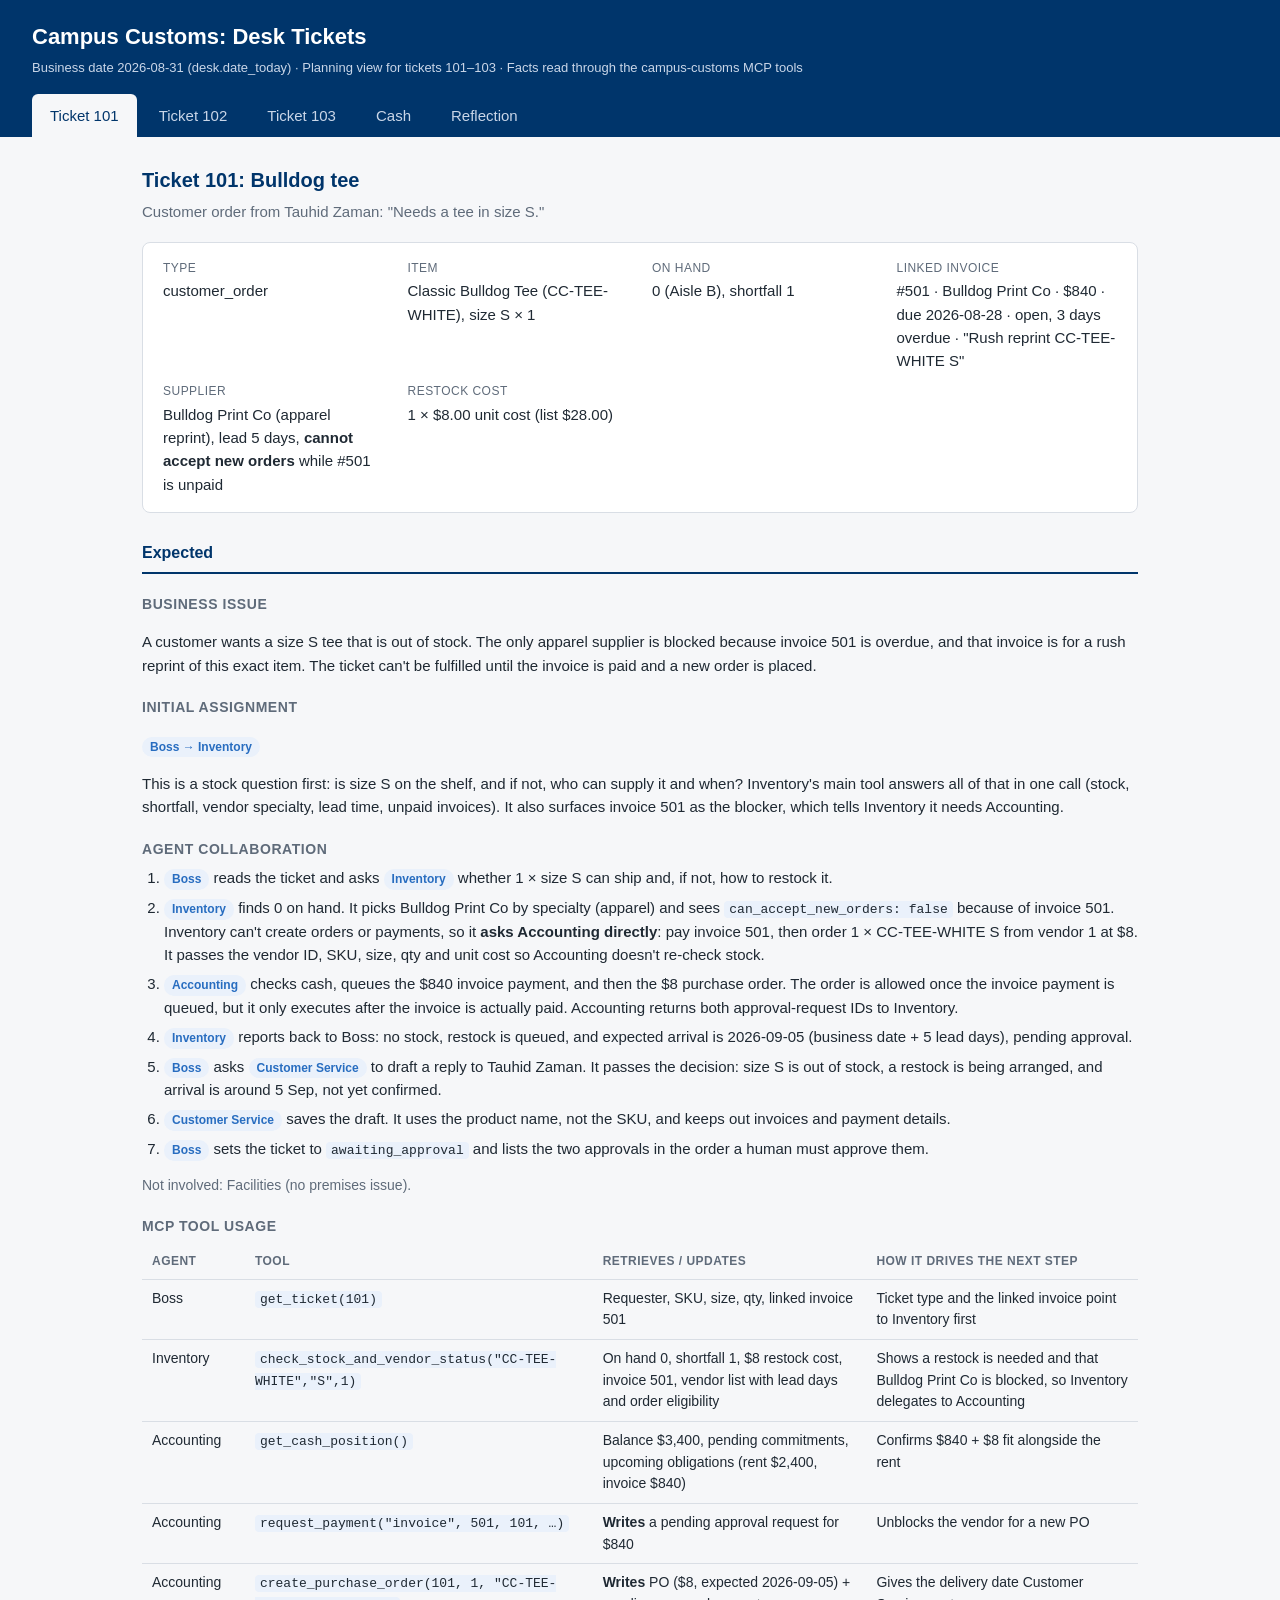
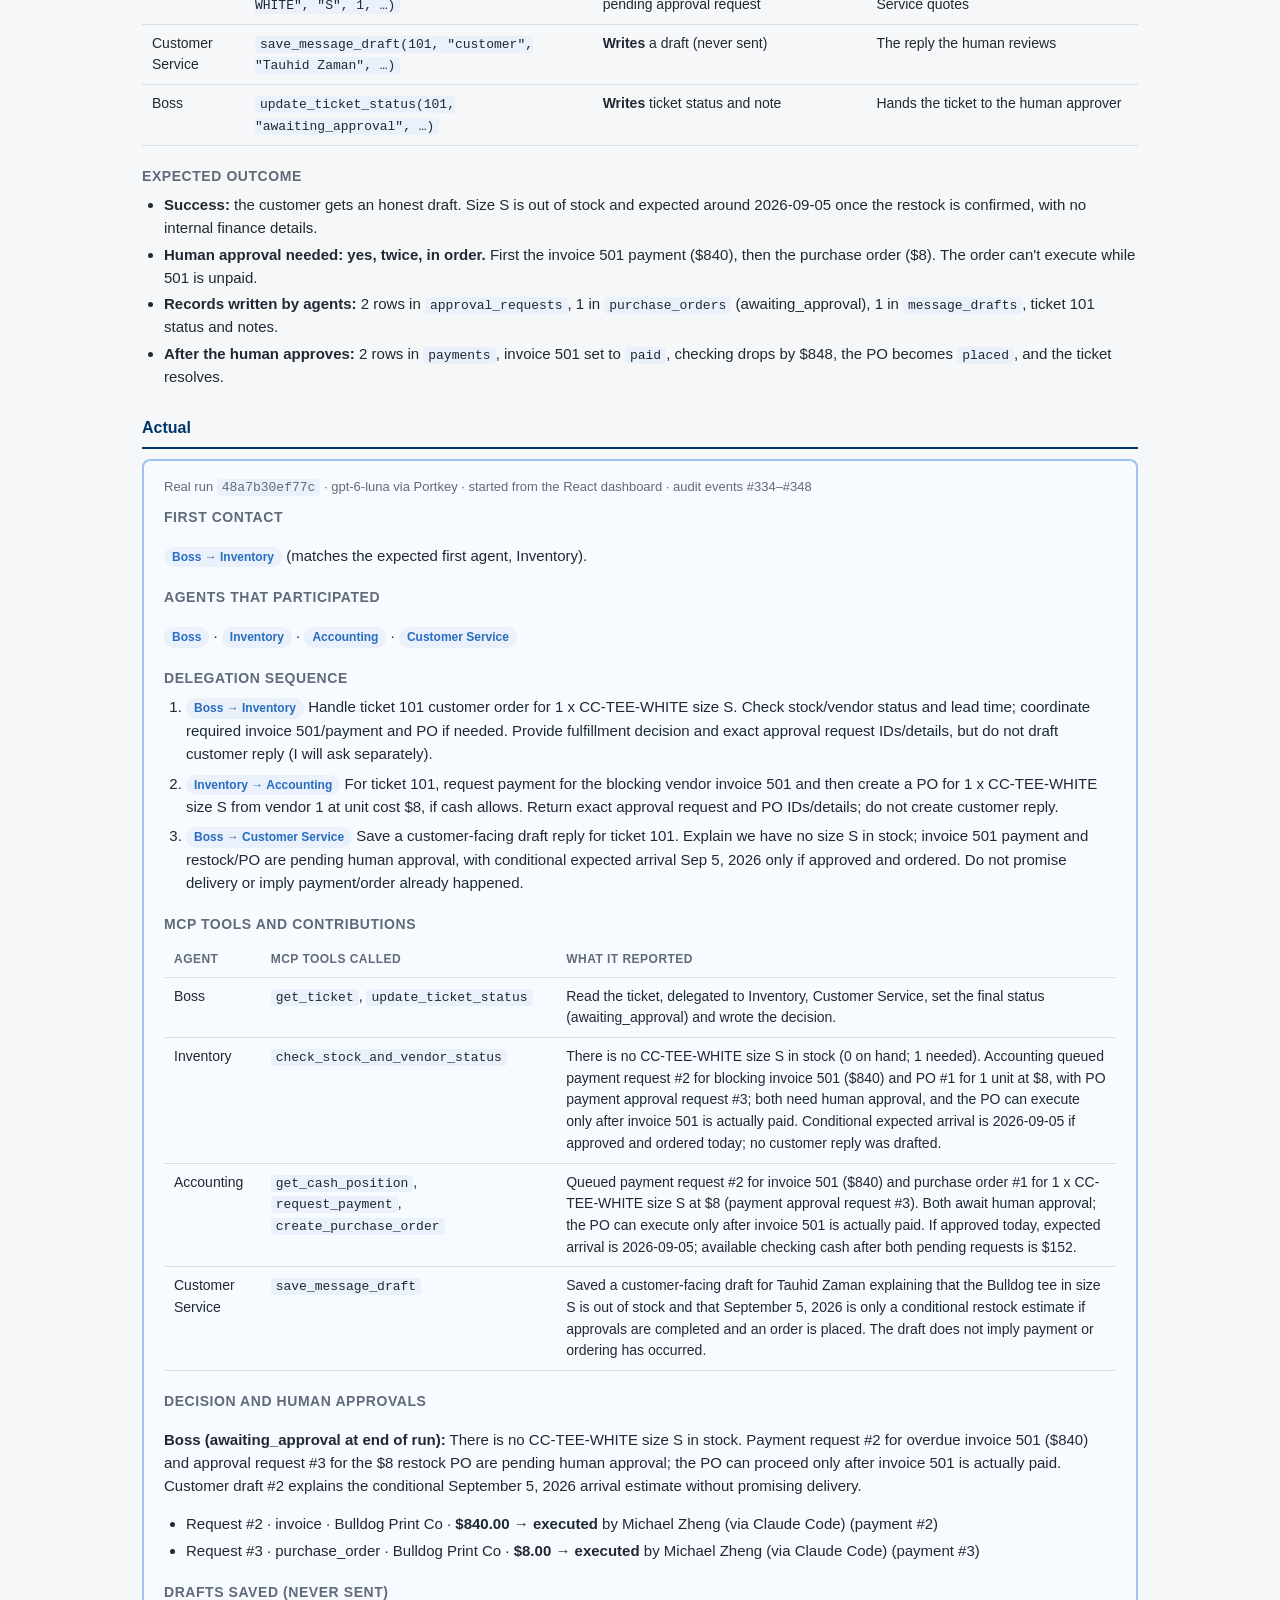
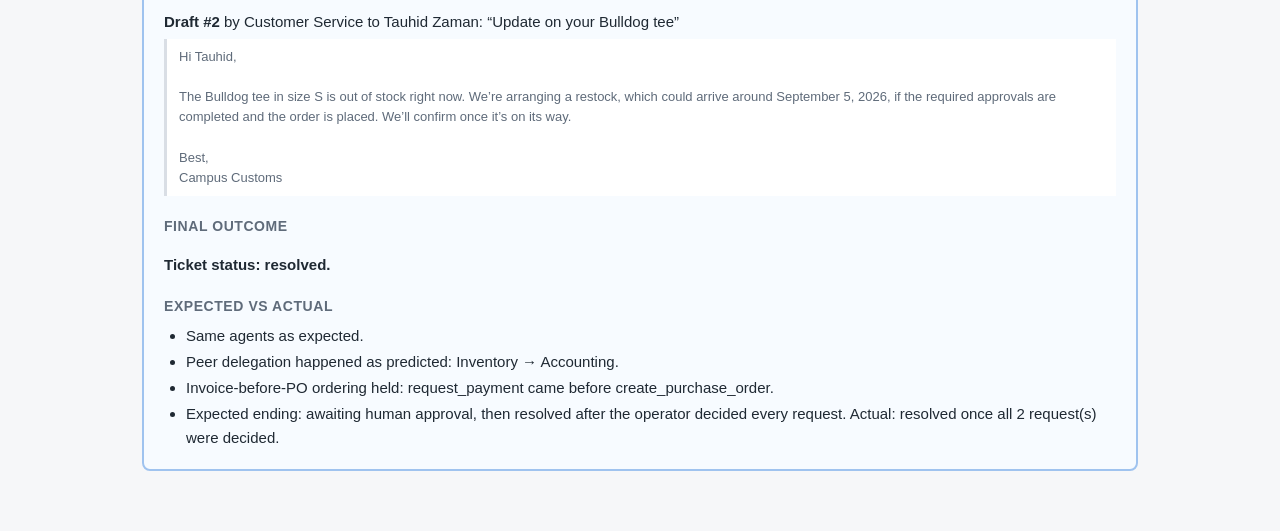
<file: output/desk_tickets.html>
<!DOCTYPE html>
<html lang="en">
<head>
<meta charset="utf-8">
<meta name="viewport" content="width=device-width, initial-scale=1">
<title>Campus Customs: Desk Tickets</title>
<style>
  :root {
    --navy: #00356b; --ink: #1f2933; --muted: #5f6b7a; --line: #d9dee5;
    --bg: #f6f7f9; --card: #ffffff; --accent: #286dc0; --soft: #eaf1fb;
    --warn: #8a5a00; --warn-bg: #fff6e0;
  }
  * { box-sizing: border-box; }
  body { margin: 0; font: 15px/1.55 -apple-system, "Segoe UI", Roboto, Helvetica, Arial, sans-serif; color: var(--ink); background: var(--bg); }
  header { background: var(--navy); color: #fff; padding: 20px 32px 0; }
  header h1 { margin: 0; font-size: 22px; font-weight: 600; }
  header p { margin: 4px 0 16px; color: #c9d6e8; font-size: 13px; }
  nav { display: flex; gap: 4px; flex-wrap: wrap; }
  nav button {
    border: 0; background: transparent; color: #c9d6e8; padding: 10px 18px; font: inherit; font-weight: 500;
    cursor: pointer; border-radius: 6px 6px 0 0;
  }
  nav button:hover { color: #fff; background: rgba(255,255,255,.08); }
  nav button[aria-selected="true"] { background: var(--bg); color: var(--navy); }
  main { max-width: 1060px; margin: 0 auto; padding: 28px 32px 60px; }
  section[role="tabpanel"] { display: none; }
  section[role="tabpanel"].active { display: block; }
  h2 { font-size: 20px; margin: 0 0 4px; color: var(--navy); }
  h3 { font-size: 16px; margin: 28px 0 10px; padding-bottom: 6px; border-bottom: 2px solid var(--navy); color: var(--navy); }
  h4 { font-size: 14px; margin: 20px 0 6px; text-transform: uppercase; letter-spacing: .04em; color: var(--muted); }
  .sub { color: var(--muted); margin: 0 0 18px; }
  .card { background: var(--card); border: 1px solid var(--line); border-radius: 8px; padding: 16px 20px; margin: 12px 0; }
  .facts { display: grid; grid-template-columns: repeat(auto-fit, minmax(180px, 1fr)); gap: 10px 24px; margin: 0; }
  .facts div { min-width: 0; }
  .facts dt { font-size: 12px; color: var(--muted); text-transform: uppercase; letter-spacing: .04em; }
  .facts dd { margin: 2px 0 0; font-weight: 500; }
  table { width: 100%; border-collapse: collapse; font-size: 14px; }
  th, td { text-align: left; vertical-align: top; padding: 8px 10px; border-bottom: 1px solid var(--line); }
  th { font-size: 12px; text-transform: uppercase; letter-spacing: .04em; color: var(--muted); font-weight: 600; }
  code { font: 13px/1.4 Consolas, "SFMono-Regular", Menlo, monospace; background: var(--soft); padding: 1px 5px; border-radius: 4px; }
  ol.flow { margin: 0; padding-left: 22px; }
  ol.flow li { margin: 6px 0; }
  .agent { display: inline-block; font-size: 12px; font-weight: 600; padding: 1px 8px; border-radius: 10px; background: var(--soft); color: var(--accent); }
  .not { color: var(--muted); font-size: 14px; }
  .note { background: var(--warn-bg); color: var(--warn); border-radius: 6px; padding: 10px 14px; font-size: 14px; margin: 12px 0; }
  .actual { min-height: 120px; border: 2px dashed var(--line); border-radius: 8px; background: transparent; }
  .later { text-align: center; padding: 60px 20px; color: var(--muted); }
  .later strong { display: block; font-size: 18px; color: var(--navy); margin-bottom: 6px; }
  ul { margin: 6px 0; padding-left: 22px; }
  li { margin: 3px 0; }
  .actual--filled { border-style: solid; border-color: #9fc3ef; background: #f7fbff; padding: 6px 20px 14px; }
  .actual--filled h4:first-of-type { margin-top: 10px; }
  .runmeta { font-size: 13px; color: var(--muted); margin: 10px 0 0; }
  blockquote { margin: 6px 0 4px; padding: 8px 12px; background: #fff; border-left: 3px solid var(--line); white-space: pre-wrap; font-size: 13px; color: var(--muted); }
  ul.drafts { list-style: none; padding-left: 0; }
  .ok { background: #e8f6ee; color: #1d6b40; border-radius: 6px; padding: 10px 14px; font-size: 14px; }
  .muted { color: var(--muted); font-size: 13px; }
  /* Reflection tab */
  .refl-toc ol { margin: 6px 0 0; columns: 2; }
  .refl-toc a { color: var(--accent); text-decoration: none; }
  #panel-reflection p { max-width: 920px; }
  #panel-reflection h4 { text-transform: none; letter-spacing: 0; font-size: 15px; color: var(--navy); margin-top: 24px; }
  table.metrics td:not(:first-child), table.metrics th:not(:first-child) { white-space: nowrap; }
  table.metrics tr.total td { font-weight: 600; border-top: 2px solid var(--navy); }
  table.cmp tr.grp td { background: var(--soft); font-weight: 600; color: var(--navy); }
  table.cmp td.y { color: #1d6b40; font-weight: 600; }
  table.cmp td.p { color: var(--warn); font-weight: 600; }
</style>
</head>
<body>

<header>
  <h1>Campus Customs: Desk Tickets</h1>
  <p>Business date 2026-08-31 (desk.date_today) · Planning view for tickets 101–103 · Facts read through the campus-customs MCP tools</p>
  <nav role="tablist" aria-label="Desk tickets">
    <button role="tab" id="tab-101" aria-controls="panel-101" aria-selected="true">Ticket 101</button>
    <button role="tab" id="tab-102" aria-controls="panel-102" aria-selected="false">Ticket 102</button>
    <button role="tab" id="tab-103" aria-controls="panel-103" aria-selected="false">Ticket 103</button>
    <button role="tab" id="tab-cash" aria-controls="panel-cash" aria-selected="false">Cash</button>
    <button role="tab" id="tab-reflection" aria-controls="panel-reflection" aria-selected="false">Reflection</button>
  </nav>
</header>

<main>

<!-- ======================================================= TICKET 101 -->
<section role="tabpanel" id="panel-101" aria-labelledby="tab-101" class="active">
  <h2>Ticket 101: Bulldog tee</h2>
  <p class="sub">Customer order from Tauhid Zaman: "Needs a tee in size S."</p>

  <div class="card">
    <dl class="facts">
      <div><dt>Type</dt><dd>customer_order</dd></div>
      <div><dt>Item</dt><dd>Classic Bulldog Tee (CC-TEE-WHITE), size S × 1</dd></div>
      <div><dt>On hand</dt><dd>0 (Aisle B), shortfall 1</dd></div>
      <div><dt>Linked invoice</dt><dd>#501 · Bulldog Print Co · $840 · due 2026-08-28 · open, 3 days overdue · "Rush reprint CC-TEE-WHITE S"</dd></div>
      <div><dt>Supplier</dt><dd>Bulldog Print Co (apparel reprint), lead 5 days, <strong>cannot accept new orders</strong> while #501 is unpaid</dd></div>
      <div><dt>Restock cost</dt><dd>1 × $8.00 unit cost (list $28.00)</dd></div>
    </dl>
  </div>

  <h3>Expected</h3>

  <h4>Business issue</h4>
  <p>A customer wants a size S tee that is out of stock. The only apparel supplier is blocked because invoice 501 is overdue, and that invoice is for a rush reprint of this exact item. The ticket can't be fulfilled until the invoice is paid and a new order is placed.</p>

  <h4>Initial assignment</h4>
  <p><span class="agent">Boss → Inventory</span></p>
  <p>This is a stock question first: is size S on the shelf, and if not, who can supply it and when? Inventory's main tool answers all of that in one call (stock, shortfall, vendor specialty, lead time, unpaid invoices). It also surfaces invoice 501 as the blocker, which tells Inventory it needs Accounting.</p>

  <h4>Agent collaboration</h4>
  <ol class="flow">
    <li><span class="agent">Boss</span> reads the ticket and asks <span class="agent">Inventory</span> whether 1 × size S can ship and, if not, how to restock it.</li>
    <li><span class="agent">Inventory</span> finds 0 on hand. It picks Bulldog Print Co by specialty (apparel) and sees <code>can_accept_new_orders: false</code> because of invoice 501. Inventory can't create orders or payments, so it <strong>asks Accounting directly</strong>: pay invoice 501, then order 1 × CC-TEE-WHITE S from vendor 1 at $8. It passes the vendor ID, SKU, size, qty and unit cost so Accounting doesn't re-check stock.</li>
    <li><span class="agent">Accounting</span> checks cash, queues the $840 invoice payment, and then the $8 purchase order. The order is allowed once the invoice payment is queued, but it only executes after the invoice is actually paid. Accounting returns both approval-request IDs to Inventory.</li>
    <li><span class="agent">Inventory</span> reports back to Boss: no stock, restock is queued, and expected arrival is 2026-09-05 (business date + 5 lead days), pending approval.</li>
    <li><span class="agent">Boss</span> asks <span class="agent">Customer Service</span> to draft a reply to Tauhid Zaman. It passes the decision: size S is out of stock, a restock is being arranged, and arrival is around 5 Sep, not yet confirmed.</li>
    <li><span class="agent">Customer Service</span> saves the draft. It uses the product name, not the SKU, and keeps out invoices and payment details.</li>
    <li><span class="agent">Boss</span> sets the ticket to <code>awaiting_approval</code> and lists the two approvals in the order a human must approve them.</li>
  </ol>
  <p class="not">Not involved: Facilities (no premises issue).</p>

  <h4>MCP tool usage</h4>
  <table>
    <thead><tr><th>Agent</th><th>Tool</th><th>Retrieves / updates</th><th>How it drives the next step</th></tr></thead>
    <tbody>
      <tr><td>Boss</td><td><code>get_ticket(101)</code></td><td>Requester, SKU, size, qty, linked invoice 501</td><td>Ticket type and the linked invoice point to Inventory first</td></tr>
      <tr><td>Inventory</td><td><code>check_stock_and_vendor_status("CC-TEE-WHITE","S",1)</code></td><td>On hand 0, shortfall 1, $8 restock cost, invoice 501, vendor list with lead days and order eligibility</td><td>Shows a restock is needed and that Bulldog Print Co is blocked, so Inventory delegates to Accounting</td></tr>
      <tr><td>Accounting</td><td><code>get_cash_position()</code></td><td>Balance $3,400, pending commitments, upcoming obligations (rent $2,400, invoice $840)</td><td>Confirms $840 + $8 fit alongside the rent</td></tr>
      <tr><td>Accounting</td><td><code>request_payment("invoice", 501, 101, …)</code></td><td><strong>Writes</strong> a pending approval request for $840</td><td>Unblocks the vendor for a new PO</td></tr>
      <tr><td>Accounting</td><td><code>create_purchase_order(101, 1, "CC-TEE-WHITE", "S", 1, …)</code></td><td><strong>Writes</strong> PO ($8, expected 2026-09-05) + pending approval request</td><td>Gives the delivery date Customer Service quotes</td></tr>
      <tr><td>Customer Service</td><td><code>save_message_draft(101, "customer", "Tauhid Zaman", …)</code></td><td><strong>Writes</strong> a draft (never sent)</td><td>The reply the human reviews</td></tr>
      <tr><td>Boss</td><td><code>update_ticket_status(101, "awaiting_approval", …)</code></td><td><strong>Writes</strong> ticket status and note</td><td>Hands the ticket to the human approver</td></tr>
    </tbody>
  </table>

  <h4>Expected outcome</h4>
  <ul>
    <li><strong>Success:</strong> the customer gets an honest draft. Size S is out of stock and expected around 2026-09-05 once the restock is confirmed, with no internal finance details.</li>
    <li><strong>Human approval needed: yes, twice, in order.</strong> First the invoice 501 payment ($840), then the purchase order ($8). The order can't execute while 501 is unpaid.</li>
    <li><strong>Records written by agents:</strong> 2 rows in <code>approval_requests</code>, 1 in <code>purchase_orders</code> (awaiting_approval), 1 in <code>message_drafts</code>, ticket 101 status and notes.</li>
    <li><strong>After the human approves:</strong> 2 rows in <code>payments</code>, invoice 501 set to <code>paid</code>, checking drops by $848, the PO becomes <code>placed</code>, and the ticket resolves.</li>
  </ul>

  <h3>Actual</h3>
  <div class="actual actual--filled" data-ticket="101">
    <p class="runmeta">Real run <code>48a7b30ef77c</code> · gpt-6-luna via Portkey · started from the React dashboard · audit events #334–#348</p>
    <h4>First contact</h4>
    <p><span class="agent">Boss → Inventory</span> (matches the expected first agent, Inventory).</p>
    <h4>Agents that participated</h4>
    <p><span class="agent">Boss</span> · <span class="agent">Inventory</span> · <span class="agent">Accounting</span> · <span class="agent">Customer Service</span></p>
    <h4>Delegation sequence</h4>
    <ol class="flow"><li><span class='agent'>Boss → Inventory</span> Handle ticket 101 customer order for 1 x CC-TEE-WHITE size S. Check stock/vendor status and lead time; coordinate required invoice 501/payment and PO if needed. Provide fulfillment decision and exact approval request IDs/details, but do not draft customer reply (I will ask separately).</li><li><span class='agent'>Inventory → Accounting</span> For ticket 101, request payment for the blocking vendor invoice 501 and then create a PO for 1 x CC-TEE-WHITE size S from vendor 1 at unit cost $8, if cash allows. Return exact approval request and PO IDs/details; do not create customer reply.</li><li><span class='agent'>Boss → Customer Service</span> Save a customer-facing draft reply for ticket 101. Explain we have no size S in stock; invoice 501 payment and restock/PO are pending human approval, with conditional expected arrival Sep 5, 2026 only if approved and ordered. Do not promise delivery or imply payment/order already happened.</li></ol>
    <h4>MCP tools and contributions</h4>
    <table><thead><tr><th>Agent</th><th>MCP tools called</th><th>What it reported</th></tr></thead><tbody><tr><td>Boss</td><td><code>get_ticket</code>, <code>update_ticket_status</code></td><td>Read the ticket, delegated to Inventory, Customer Service, set the final status (awaiting_approval) and wrote the decision.</td></tr><tr><td>Inventory</td><td><code>check_stock_and_vendor_status</code></td><td>There is no CC-TEE-WHITE size S in stock (0 on hand; 1 needed). Accounting queued payment request #2 for blocking invoice 501 ($840) and PO #1 for 1 unit at $8, with PO payment approval request #3; both need human approval, and the PO can execute only after invoice 501 is actually paid. Conditional expected arrival is 2026-09-05 if approved and ordered today; no customer reply was drafted.</td></tr><tr><td>Accounting</td><td><code>get_cash_position</code>, <code>request_payment</code>, <code>create_purchase_order</code></td><td>Queued payment request #2 for invoice 501 ($840) and purchase order #1 for 1 x CC-TEE-WHITE size S at $8 (payment approval request #3). Both await human approval; the PO can execute only after invoice 501 is actually paid. If approved today, expected arrival is 2026-09-05; available checking cash after both pending requests is $152.</td></tr><tr><td>Customer Service</td><td><code>save_message_draft</code></td><td>Saved a customer-facing draft for Tauhid Zaman explaining that the Bulldog tee in size S is out of stock and that September 5, 2026 is only a conditional restock estimate if approvals are completed and an order is placed. The draft does not imply payment or ordering has occurred.</td></tr></tbody></table>
    <h4>Decision and human approvals</h4>
    <p><strong>Boss (awaiting_approval at end of run):</strong> There is no CC-TEE-WHITE size S in stock. Payment request #2 for overdue invoice 501 ($840) and approval request #3 for the $8 restock PO are pending human approval; the PO can proceed only after invoice 501 is actually paid. Customer draft #2 explains the conditional September 5, 2026 arrival estimate without promising delivery.</p>
    <ul><li>Request #2 · invoice · Bulldog Print Co · <strong>$840.00</strong> → <strong>executed</strong> by Michael Zheng (via Claude Code) (payment #2)</li><li>Request #3 · purchase_order · Bulldog Print Co · <strong>$8.00</strong> → <strong>executed</strong> by Michael Zheng (via Claude Code) (payment #3)</li></ul>
    <h4>Drafts saved (never sent)</h4>
    <ul class="drafts"><li><strong>Draft #2</strong> by Customer Service to Tauhid Zaman: “Update on your Bulldog tee”<blockquote>Hi Tauhid,

The Bulldog tee in size S is out of stock right now. We’re arranging a restock, which could arrive around September 5, 2026, if the required approvals are completed and the order is placed. We’ll confirm once it’s on its way.

Best,
Campus Customs</blockquote></li></ul>
    <h4>Final outcome</h4>
    <p><strong>Ticket status: resolved.</strong></p>
    <h4>Expected vs actual</h4>
    <ul><li>Same agents as expected.</li><li>Peer delegation happened as predicted: Inventory → Accounting.</li><li>Invoice-before-PO ordering held: request_payment came before create_purchase_order.</li><li>Expected ending: awaiting human approval, then resolved after the operator decided every request. Actual: resolved once all 2 request(s) were decided.</li></ul>
  </div>
</section>

<!-- ======================================================= TICKET 102 -->
<section role="tabpanel" id="panel-102" aria-labelledby="tab-102">
  <h2>Ticket 102: Rent due</h2>
  <p class="sub">Rent notice from Elm City Properties: "Email: shop rent due in 2 days."</p>

  <div class="card">
    <dl class="facts">
      <div><dt>Type</dt><dd>rent_notice</dd></div>
      <div><dt>Lease</dt><dd>#1 · Chapel Street shop · landlord Elm City Properties</dd></div>
      <div><dt>Rent</dt><dd>$2,400 / month · next due 2026-09-02</dd></div>
      <div><dt>Days until due</dt><dd>2 (matches the email) · not overdue</dd></div>
      <div><dt>Rent paid so far</dt><dd>None recorded in <code>payments</code></dd></div>
      <div><dt>Cash</dt><dd>Checking $3,400 → $1,000 after rent</dd></div>
    </dl>
  </div>

  <h3>Expected</h3>

  <h4>Business issue</h4>
  <p>The landlord says rent is due in 2 days. Before money moves, someone has to confirm the notice matches the lease and that it hasn't already been paid. Then the $2,400 payment has to be queued for a human. It is the largest outflow and the most time-critical one.</p>

  <h4>Initial assignment</h4>
  <p><span class="agent">Boss → Facilities</span></p>
  <p>Facilities owns the lease. The first job is verification, not payment: does the landlord match, does the amount match the monthly rent, does "2 days" match <code>next_due</code> on the business date, and is it unpaid? Starting with Accounting would risk paying an unverified notice.</p>

  <h4>Agent collaboration</h4>
  <ol class="flow">
    <li><span class="agent">Boss</span> asks <span class="agent">Facilities</span> to verify the rent notice for lease 1 and get it paid.</li>
    <li><span class="agent">Facilities</span> checks the lease: Elm City Properties, $2,400, due 2026-09-02 (2 days), no rent payment recorded. The notice is valid. Facilities can't queue payments, so it <strong>asks Accounting directly</strong> to queue rent for lease 1. It passes the amount, due date and ticket ID.</li>
    <li><span class="agent">Accounting</span> checks cash ($3,400 covers $2,400) and queues the rent payment. Rent due within 7 days is top priority under the shop policy. It returns the approval-request ID.</li>
    <li><span class="agent">Facilities</span> saves a short landlord draft acknowledging the notice and saying payment is being processed, not that it has been paid.</li>
    <li><span class="agent">Boss</span> sets the ticket to <code>awaiting_approval</code>.</li>
  </ol>
  <p class="not">Not involved: Inventory (no product) and Customer Service (the landlord isn't a customer; Facilities writes this draft).</p>

  <h4>MCP tool usage</h4>
  <table>
    <thead><tr><th>Agent</th><th>Tool</th><th>Retrieves / updates</th><th>How it drives the next step</th></tr></thead>
    <tbody>
      <tr><td>Boss</td><td><code>get_ticket(102)</code></td><td>Requester, lease ID 1, the email note</td><td>Rent-notice type points to Facilities</td></tr>
      <tr><td>Facilities</td><td><code>get_lease_payment_status(1)</code></td><td>Lease terms, days until due (2), rent payments recorded (none), balance before and after rent</td><td>Confirms the notice is genuine and unpaid, so Facilities asks Accounting to pay</td></tr>
      <tr><td>Accounting</td><td><code>get_cash_position()</code></td><td>Balance, pending commitments, other obligations (invoice 501 $840)</td><td>Confirms rent fits and stays first in priority</td></tr>
      <tr><td>Accounting</td><td><code>request_payment("rent", 1, 102, …)</code></td><td><strong>Writes</strong> a pending $2,400 approval request (amount from the lease)</td><td>The item the human approves</td></tr>
      <tr><td>Facilities</td><td><code>save_message_draft(102, "landlord", "Elm City Properties", …)</code></td><td><strong>Writes</strong> a draft (never sent)</td><td>Acknowledgement for the human to send</td></tr>
      <tr><td>Boss</td><td><code>update_ticket_status(102, "awaiting_approval", …)</code></td><td><strong>Writes</strong> ticket status and note</td><td>Hands off to the human</td></tr>
    </tbody>
  </table>

  <h4>Expected outcome</h4>
  <ul>
    <li><strong>Success:</strong> the notice is verified against lease 1, the rent payment is queued before 2026-09-02, and the landlord acknowledgement draft doesn't claim the rent is paid.</li>
    <li><strong>Human approval needed: yes, once.</strong> The $2,400 rent payment.</li>
    <li><strong>Records written by agents:</strong> 1 row in <code>approval_requests</code>, 1 in <code>message_drafts</code>, ticket 102 status and notes.</li>
    <li><strong>After the human approves:</strong> 1 row in <code>payments</code> (kind rent), checking drops by $2,400, lease 1 <code>next_due</code> moves to 2026-10-02, and the ticket resolves.</li>
  </ul>

  <h3>Actual</h3>
  <div class="actual actual--filled" data-ticket="102">
    <p class="runmeta">Real run <code>5f9ca185e18c</code> · gpt-6-luna via Portkey · started from the React dashboard · audit events #319–#332</p>
    <h4>First contact</h4>
    <p><span class="agent">Boss → Facilities</span> (matches the expected first agent, Facilities).</p>
    <h4>Agents that participated</h4>
    <p><span class="agent">Boss</span> · <span class="agent">Facilities</span> · <span class="agent">Accounting</span></p>
    <h4>Delegation sequence</h4>
    <ol class="flow"><li><span class='agent'>Boss → Facilities</span> Handle rent notice ticket 102: verify lease ID 1 rent amount/due date against lease, and save a landlord-facing reply draft reflecting verified status and whether payment is pending. Report any relevant dates and draft ID.</li><li><span class='agent'>Facilities → Accounting</span> Queue rent payment request for lease 1, $2,400 due 2026-09-02, ticket 102. Report approval request ID and status; do not claim paid.</li></ol>
    <h4>MCP tools and contributions</h4>
    <table><thead><tr><th>Agent</th><th>MCP tools called</th><th>What it reported</th></tr></thead><tbody><tr><td>Boss</td><td><code>get_ticket</code>, <code>update_ticket_status</code></td><td>Read the ticket, delegated to Facilities, set the final status (awaiting_approval) and wrote the decision.</td></tr><tr><td>Facilities</td><td><code>get_ticket</code>, <code>get_lease_payment_status</code>, <code>get_business_date</code>, <code>save_message_draft</code></td><td>Lease 1 matches the notice: Elm City Properties is the landlord, and $2,400 rent is due September 2, 2026—2 days after the business date, August 31, 2026. No rent payment is recorded; Accounting queued payment request #1, pending human approval, and landlord draft #1 is saved for review.</td></tr><tr><td>Accounting</td><td><code>get_cash_position</code>, <code>request_payment</code></td><td>Queued rent payment request #1 for $2,400 for lease 1, due 2026-09-02. It is pending human approval; no money has moved, and checking cash available after this request is $1,000.</td></tr></tbody></table>
    <h4>Decision and human approvals</h4>
    <p><strong>Boss (awaiting_approval at end of run):</strong> Lease 1 confirms rent of $2,400 due September 2, 2026, two days after the August 31 business date. Payment request #1 is pending human approval; landlord draft #1 is saved for review and has not been sent.</p>
    <ul><li>Request #1 · rent · Elm City Properties · <strong>$2,400.00</strong> → <strong>executed</strong> by Michael Zheng (via Claude Code) (payment #1)</li></ul>
    <h4>Drafts saved (never sent)</h4>
    <ul class="drafts"><li><strong>Draft #1</strong> by Facilities to Elm City Properties: “Re: Rent due — Chapel Street shop”<blockquote>We verified the rent notice for the Chapel Street shop. The $2,400 rent is due on September 2, 2026, and a payment request is being processed, pending human approval. It has not yet been paid.</blockquote></li></ul>
    <h4>Final outcome</h4>
    <p><strong>Ticket status: resolved.</strong></p>
    <h4>Expected vs actual</h4>
    <ul><li>Same agents as expected.</li><li>Peer delegation happened as predicted: Facilities → Accounting.</li><li>Facilities also called get_business_date, which was redundant because get_lease_payment_status already returns the business date. It cost tokens but didn&#x27;t affect the outcome.</li><li>Expected ending: awaiting human approval, then resolved after the operator decided every request. Actual: resolved once all 1 request(s) were decided.</li></ul>
  </div>
</section>

<!-- ======================================================= TICKET 103 -->
<section role="tabpanel" id="panel-103" aria-labelledby="tab-103">
  <h2>Ticket 103: Bulk hoodie discount</h2>
  <p class="sub">Price override from Yale AI Club: "Student org wants 20 hoodies, size M, asking for a bulk discount."</p>

  <div class="card">
    <dl class="facts">
      <div><dt>Type</dt><dd>price_override</dd></div>
      <div><dt>Item</dt><dd>Basic Hoodie Big Yale (CC-HOOD-NAVY), size M × 20</dd></div>
      <div><dt>On hand</dt><dd>M: 8 → shortfall 12 · other sizes S 4, L 14, XL 6</dd></div>
      <div><dt>Pricing</dt><dd>List $58 · cost $22 · margin 62.1% · break-even discount 62.1%</dd></div>
      <div><dt>At 15% off (example)</dt><dd>$49.30/unit · margin 55.4% · $27.30/unit</dd></div>
      <div><dt>Restock 12</dt><dd>$264 from Bulldog Print Co (5 days), blocked by invoice 501</dd></div>
    </dl>
  </div>
  <p class="note">The ticket doesn't state a discount percentage. 15% is the shop-policy ceiling we set (bulk orders of 10+ units, at most 15%, margin ≥ 50%), not a number from the database.</p>

  <h3>Expected</h3>

  <h4>Business issue</h4>
  <p>A student group wants 20 size M hoodies at a discount. There are two separate questions. Is the discount acceptable on margin? Can the shop supply 20? Only 8 are in stock. The restock goes through the same blocked vendor and costs $264. That money competes with rent ($2,400) and invoice 501 ($840) for the $3,400 in checking, which would leave about $160.</p>

  <h4>Initial assignment</h4>
  <p><span class="agent">Boss → Accounting</span></p>
  <p>The ticket is a price override, a money decision. Accounting owns margins, discount approval and the cash picture. That matters here because funding the restock is the binding constraint, not the discount.</p>

  <h4>Agent collaboration</h4>
  <ol class="flow">
    <li><span class="agent">Boss</span> asks <span class="agent">Accounting</span> to evaluate a bulk discount for 20 × size M and whether the shop can supply and fund the order.</li>
    <li><span class="agent">Accounting</span> tests 15% off: $49.30 per unit, a 55.4% margin, within policy. It sees only 8 in size M and a 12-unit shortfall. Accounting <strong>asks Inventory directly</strong> what supply is possible and when. It passes the shortfall and restock cost so Inventory doesn't recompute them.</li>
    <li><span class="agent">Inventory</span> reports: 8 in size M now; other sizes S 4, L 14, XL 6 if the club can mix; restock from Bulldog Print Co is blocked by invoice 501 and would take 5 days.</li>
    <li><span class="agent">Accounting</span> checks cash. After rent and the invoice (and the $8 tee) are committed, only about $152–160 remains, less than the $264 restock. It does <strong>not</strong> create a PO, because the tool would refuse it anyway. It queues a discount approval for the 8 units that can actually ship.</li>
    <li><span class="agent">Boss</span> decides on a partial outcome: offer 8 now with the discount pending approval, offer other sizes, and no date for the remaining 12. Boss passes exactly that to <span class="agent">Customer Service</span>.</li>
    <li><span class="agent">Customer Service</span> drafts the reply to Yale AI Club. It uses the product name, says the discount is under review, and leaves out vendor and cash details.</li>
    <li><span class="agent">Boss</span> sets the ticket to <code>awaiting_approval</code> (for the discount).</li>
  </ol>
  <p class="not">Not involved: Facilities (no premises issue).</p>

  <h4>MCP tool usage</h4>
  <table>
    <thead><tr><th>Agent</th><th>Tool</th><th>Retrieves / updates</th><th>How it drives the next step</th></tr></thead>
    <tbody>
      <tr><td>Boss</td><td><code>get_ticket(103)</code></td><td>Requester, SKU, size M, qty 20</td><td>Price-override type points to Accounting</td></tr>
      <tr><td>Accounting</td><td><code>evaluate_bulk_discount("CC-HOOD-NAVY","M",20,15)</code></td><td>On hand 8, shortfall 12, restock $264, margins at 15%, break-even 62.1%</td><td>Discount is fine on margin, but the shortfall sends Accounting to Inventory</td></tr>
      <tr><td>Inventory</td><td><code>check_stock_and_vendor_status("CC-HOOD-NAVY","M",20)</code> or <code>get_vendor_status(1)</code></td><td>Vendor 1 blocked by invoice 501, 5-day lead, delivery date</td><td>Says what can be supplied now and when</td></tr>
      <tr><td>Accounting</td><td><code>get_cash_position()</code></td><td>Cash still uncommitted after the other tickets' requests</td><td>Shows the $264 restock can't be funded, so no PO</td></tr>
      <tr><td>Accounting</td><td><code>request_discount_approval(103,"CC-HOOD-NAVY",8,15,…)</code></td><td><strong>Writes</strong> a pending discount approval (no cash movement)</td><td>The item the human approves</td></tr>
      <tr><td>Customer Service</td><td><code>save_message_draft(103,"customer","Yale AI Club",…)</code></td><td><strong>Writes</strong> a draft (never sent)</td><td>Partial-availability reply</td></tr>
      <tr><td>Boss</td><td><code>update_ticket_status(103,"awaiting_approval",…)</code></td><td><strong>Writes</strong> ticket status and note</td><td>Hands off to the human</td></tr>
    </tbody>
  </table>

  <h4>Expected outcome</h4>
  <ul>
    <li><strong>Success:</strong> a realistic partial answer. Discount on the 8 hoodies in stock, other sizes offered, and no promise on the other 12. No purchase order the shop can't afford.</li>
    <li><strong>Human approval needed: yes.</strong> The discount, as a price decision (no cash moves). A restock PO would also need approval, but it isn't expected because cash after rent and invoice 501 can't cover $264.</li>
    <li><strong>Records written by agents:</strong> 1 row in <code>approval_requests</code> (discount), 1 in <code>message_drafts</code>, ticket 103 status and notes. Nothing in <code>purchase_orders</code>.</li>
    <li><strong>After the human approves:</strong> the discount request is marked executed, the ticket resolves, and cash is unchanged.</li>
  </ul>

  <h3>Actual</h3>
  <div class="actual actual--filled" data-ticket="103">
    <p class="runmeta">Real run <code>1db08b05120a</code> · gpt-6-luna via Portkey · started from the React dashboard · audit events #351–#365</p>
    <h4>First contact</h4>
    <p><span class="agent">Boss → Accounting</span> (matches the expected first agent, Accounting).</p>
    <h4>Agents that participated</h4>
    <p><span class="agent">Boss</span> · <span class="agent">Accounting</span> · <span class="agent">Inventory</span> · <span class="agent">Customer Service</span></p>
    <h4>Delegation sequence</h4>
    <ol class="flow"><li><span class='agent'>Boss → Accounting</span> Handle ticket 103 price override: assess bulk discount for 20 CC-HOOD-NAVY size M, queue discount approval for quantity the shop can actually supply now (respect margin and max 15% bulk rule), and coordinate inventory if needed. Return inventory availability, list/unit cost and margin recommendation, queued request ID/status, plus what remains blocked.</li><li><span class='agent'>Accounting → Inventory</span> Check stock availability for CC-HOOD-NAVY size M for ticket 103 bulk order qty 20, including current available quantity and inventory/vendor/restock facts if short.</li><li><span class='agent'>Boss → Customer Service</span> Save a reply draft for ticket 103 reflecting this decision: 8 CC-HOOD-NAVY size M can be supplied now at 15% off ($49.30 each), but discount approval request #4 is pending human approval; do not promise discount. The remaining 12 cannot currently be restocked because restock costs $264 and only $152 is available; if a PO is later approved, estimated delivery is 2026-09-05, subject to PO and approval. State nothing was sent.</li></ol>
    <h4>MCP tools and contributions</h4>
    <table><thead><tr><th>Agent</th><th>MCP tools called</th><th>What it reported</th></tr></thead><tbody><tr><td>Boss</td><td><code>get_ticket</code>, <code>update_ticket_status</code></td><td>Read the ticket, delegated to Accounting, Customer Service, set the final status (awaiting_approval) and wrote the decision.</td></tr><tr><td>Accounting</td><td><code>get_cash_position</code>, <code>evaluate_bulk_discount</code>, <code>request_discount_approval</code></td><td>CC-HOOD-NAVY size M list price is $58.00 and unit cost is $22.00; 8 of 20 requested units are currently available. A 15% discount gives a $49.30 unit price and $27.30 unit margin (55.4%); discount approval request #4 is pending for the 8 units available now.</td></tr><tr><td>Inventory</td><td><code>check_stock_and_vendor_status</code></td><td>CC-HOOD-NAVY size M has 8 units on hand against the requested 20, leaving a shortfall of 12. Apparel supplier Bulldog Print Co (vendor 1) has no unpaid invoices, may accept a new order, and has a 5-day lead time; restocking 12 costs $264, with earliest delivery 2026-09-05 if ordered today, pending any required approvals.</td></tr><tr><td>Customer Service</td><td><code>save_message_draft</code></td><td>Saved customer reply draft #3 for Yale AI Club. It offers 8 size M hoodies at a proposed $49.30 each subject to discount approval, and explains the remaining 12 are unavailable now with a restock estimate of September 5, 2026, subject to approval; nothing was sent.</td></tr></tbody></table>
    <h4>Decision and human approvals</h4>
    <p><strong>Boss (awaiting_approval at end of run):</strong> Accounting queued discount approval request #4 for 8 available hoodies at 15% off ($49.30 each); that request is pending human approval. The remaining 12 cannot be restocked because the $264 restock cost exceeds the $152 available cash; draft #3 explains the shortfall and gives a September 5, 2026 estimate only if a PO is later approved.</p>
    <ul><li>Request #4 · discount · Yale AI Club · <strong>$69.60</strong> → <strong>executed</strong> by Michael Zheng (via Claude Code) (no cash moved)</li></ul>
    <h4>Drafts saved (never sent)</h4>
    <ul class="drafts"><li><strong>Draft #3</strong> by Customer Service to Yale AI Club: “Your hoodie order”<blockquote>Hello Yale AI Club,

We have 8 navy hoodies in size M available now. We&#x27;re reviewing a 15% bulk discount, which would be $49.30 each if approved; the price is not final yet.

The remaining 12 are not currently available. If a restock is approved, the estimated arrival is September 5, 2026, subject to approval. We’ll confirm if that changes.

Best,
Campus Customs</blockquote></li></ul>
    <h4>Final outcome</h4>
    <p><strong>Ticket status: resolved.</strong></p>
    <h4>Expected vs actual</h4>
    <ul><li>Same agents as expected.</li><li>Peer delegation happened as predicted: Accounting → Inventory.</li><li>No purchase order was created, as expected: the shop couldn&#x27;t fund the $264 restock.</li><li>Deviation: the Yale AI Club draft mentions an estimated September 5 arrival &#x27;if a restock is approved&#x27;, but no restock was queued. The plan expected no date for the remaining 12. A human should edit that line before sending.</li><li>Expected ending: awaiting human approval, then resolved after the operator decided every request. Actual: resolved once all 1 request(s) were decided.</li></ul>
  </div>
</section>

<!-- ======================================================= CASH -->
<section role="tabpanel" id="panel-cash" aria-labelledby="tab-cash">
  <h2>Cash reconciliation</h2>
  <p class="sub">Checking account, business date 2026-08-31. Outflows only: no revenue or incoming cash was assumed. Built from the live API and checked against the <code>payments</code> and <code>cash_accounts</code> tables.</p>

  <div class="card"><dl class="facts">
    <div><dt>Starting balance</dt><dd>$3,400.00<br><span class="muted">cash_accounts.checking right after reset (audit #318)</span></dd></div>
    <div><dt>Total approved payments</dt><dd>$3,248.00<br><span class="muted">3 payments, all human-approved</span></dd></div>
    <div><dt>Calculated ending</dt><dd>$152.00<br><span class="muted">3400.00 - 3248.00 = 152.00</span></dd></div>
    <div><dt>Database ending</dt><dd>$152.00<br><span class="muted">cash_accounts.checking now</span></dd></div>
  </dl></div>
  <p class="ok">✓ Calculated and database ending balances match exactly ($152.00 = $152.00). The payments table holds 3 rows totalling $3,248.00, the same as the executed approval requests. Every payment has a named human approver, and no request is left pending.</p>

  <h3>Cash changes in execution order</h3>
  <table>
    <thead><tr><th>Ticket</th><th>Payment / purchase</th><th>Reason (from the requesting agent)</th><th>Human approval</th><th>Amount</th><th>Change</th><th>Balance after</th></tr></thead>
    <tbody>
      <tr><td colspan="6"><strong>Starting balance</strong></td><td><strong>$3,400.00</strong></td></tr>
      <tr><td>#102</td><td>rent: Elm City Properties<br><span class='muted'>Rent for Chapel Street shop (due 2026-10-02)</span></td><td>Rent for lease 1 is due 2026-09-02; requesting payment to meet the near-term lease obligation.</td><td>Yes, Michael Zheng (via Claude Code) · payment #1</td><td>$2,400.00</td><td>-$2,400.00</td><td>$1,000.00</td></tr><tr><td>#101</td><td>invoice: Bulldog Print Co<br><span class='muted'>Invoice #501: Rush reprint CC-TEE-WHITE S (due 2026-08-28)</span></td><td>Pay overdue blocking invoice 501 so vendor 1 can accept the customer restock order for ticket 101.</td><td>Yes, Michael Zheng (via Claude Code) · payment #2</td><td>$840.00</td><td>-$840.00</td><td>$160.00</td></tr><tr><td>#101</td><td>purchase order: Bulldog Print Co<br><span class='muted'>PO #1: 1 x Classic Bulldog Tee size S (ETA 2026-09-05)</span></td><td>Restock 1 x CC-TEE-WHITE size S to fulfill customer order on ticket 101; vendor invoice 501 payment request is pending and PO fulfillment depends on that invoice being paid.</td><td>Yes, Michael Zheng (via Claude Code) · payment #3</td><td>$8.00</td><td>-$8.00</td><td>$152.00</td></tr><tr><td>#103</td><td>discount: Yale AI Club<br><span class='muted'>Price override: 15.0% off 8 x CC-HOOD-NAVY: Bulk discount request for Yale AI Club (20 units requested); queue 15% discount only for 8 units currently on hand, within bulk policy and at least 50% unit margin.</span></td><td>15.0% off 8 x CC-HOOD-NAVY: Bulk discount request for Yale AI Club (20 units requested); queue 15% discount only for 8 units currently on hand, within bulk policy and at least 50% unit margin.</td><td>Yes, Michael Zheng (via Claude Code)</td><td>$0.00 (discount, no cash)</td><td>$0.00</td><td>$152.00</td></tr>
      <tr><td colspan="5"><strong>Ending balance</strong></td><td><strong>-$3,248.00</strong></td><td><strong>$152.00</strong></td></tr>
    </tbody>
  </table>

  <h3>Net cash change by ticket</h3>
  <table><thead><tr><th>Ticket</th><th>Change to checking</th></tr></thead><tbody><tr><td>#101</td><td>-$848.00</td></tr><tr><td>#102</td><td>-$2,400.00</td></tr><tr><td>#103</td><td>$-0.00</td></tr></tbody></table>
  <p class="muted">Ticket 103's only approval was a 15% discount on 8 hoodies (discount value $69.60), a price decision with no cash outflow, so its cash change is $0.00. The $264 restock for the other 12 hoodies was never created: after rent, invoice 501 and the tee order, only $152 remained.</p>

  <h3>Reconciliation</h3>
  <p><code>Ending cash = Starting cash − Total approved payments = 3400.00 - 3248.00 = 152.00</code></p>
</section>

<!-- ======================================================= REFLECTION -->
<section role="tabpanel" id="panel-reflection" aria-labelledby="tab-reflection">
  <h2>Reflection</h2>
  <p class="sub">My evaluation of how the Campus Customs agent team handled tickets 101, 102 and 103 in the final run (Problem 9), set against the plan I wrote in Problem 6.</p>

  <div class="card refl-toc">
    <strong>Contents</strong>
    <ol>
      <li><a href="#r-evidence">Evidence I used</a></li>
      <li><a href="#r-performance">Agent performance by ticket</a></li>
      <li><a href="#r-compare">Expected vs. actual</a></li>
      <li><a href="#r-single">Would a single agent have been simpler?</a></li>
      <li><a href="#r-can">Three more problems the current system can solve</a></li>
      <li><a href="#r-cannot">Three problems that need new capabilities</a></li>
      <li><a href="#r-design">Overall system design</a></li>
      <li><a href="#r-gaps">Evidence gaps and open issues</a></li>
      <li><a href="#r-followup">Follow-up: what I fixed after writing this</a></li>
    </ol>
  </div>

  <!-- ============================================================ 1 -->
  <h3 id="r-evidence">1. Evidence I used</h3>
  <p>Everything below is based on the records the system produced, not on what I hoped it would do:</p>
  <ul>
    <li>the Expected and Actual sections and the Cash tab of this page;</li>
    <li><code>output/resolved_tickets.json</code>;</li>
    <li>the 49 audit records from the final run in <code>output/audit_trail.json</code> (records #318–#366: runs <code>5f9ca185e18c</code>, <code>48a7b30ef77c</code> and <code>1db08b05120a</code>);</li>
    <li>the final rows in <code>data/campus_customs_new.db</code>;</li>
    <li>the architecture in <code>output/harness.md</code>.</li>
  </ul>
  <p>Timings are from each run's <code>ticket_started</code> event to its <code>ticket_decision</code> event. Token and request counts are the usage the Boss's run reported, which covers every agent on that ticket because they share one usage counter. In a few places I also use the earlier runs still kept in the audit trail (21 ticket runs in total since Problem 5) to show how behaviour varied between runs.</p>

  <table class="metrics">
    <thead><tr><th>Final run</th><th>Run time</th><th>Model requests</th><th>MCP tool calls</th><th>Delegations</th><th>Input / output tokens</th><th>Human approvals</th><th>Final status</th></tr></thead>
    <tbody>
      <tr><td>102 Rent (run 1st)</td><td>7.3 s</td><td>11</td><td>8</td><td>2</td><td>27,736 / 1,187</td><td>1 (rent $2,400)</td><td>resolved</td></tr>
      <tr><td>101 Tee (run 2nd)</td><td>30.7 s</td><td>14</td><td>7</td><td>3</td><td>37,072 / 1,782</td><td>2 (invoice $840, PO $8)</td><td>resolved</td></tr>
      <tr><td>103 Hoodies (run 3rd)</td><td>35.0 s</td><td>12</td><td>7</td><td>3</td><td>32,006 / 1,715</td><td>1 (15% discount, no cash)</td><td>resolved</td></tr>
      <tr class="total"><td>Total</td><td>73.0 s</td><td>37</td><td>22</td><td>8</td><td>96,814 / 4,684</td><td>4 requests, $3,248 paid</td><td>3 / 3</td></tr>
    </tbody>
  </table>

  <!-- ============================================================ 2 -->
  <h3 id="r-performance">2. Agent performance by ticket</h3>

  <h4>Ticket 101: Bulldog tee in size S (Tauhid Zaman)</h4>
  <p><strong>Who did what.</strong> The Boss read the ticket and handed it to <span class="agent">Inventory</span> with a precise brief: check stock and the vendor, coordinate invoice 501 and a PO if needed, and return the approval IDs. Inventory made a single call, <code>check_stock_and_vendor_status("CC-TEE-WHITE","S",1)</code>. That showed 0 on hand, Bulldog Print Co as the apparel vendor, and invoice 501 ($840, 3 days overdue) blocking new orders.</p>
  <p>Inventory can't create orders, so it asked <span class="agent">Accounting</span> directly. It passed the vendor ID, SKU, size, quantity and the $8 unit cost, so Accounting didn't have to look up stock again. Accounting checked <code>get_cash_position</code> first, then called <code>request_payment</code> for invoice 501 and <code>create_purchase_order</code> for one tee, in that order. Finally the Boss asked <span class="agent">Customer Service</span> for the customer reply and set the ticket to <code>awaiting_approval</code>.</p>
  <p><strong>Assessment.</strong> This was the team's best ticket. The delegation went to the right specialist first, and the Inventory → Accounting handoff is exactly what the peer-to-peer design was built for. Every MCP call was necessary; there were no repeats. The safety rules held, too. The PO was only accepted because the invoice payment was already queued, and when I clicked approvals afterwards the database refused nothing because I approved #2 before #3. The tool would have blocked the PO if I hadn't: the same request was refused three times in earlier tests, audit records #186, #238 and #295.</p>
  <p><strong>Weaknesses.</strong> 101 was the most expensive ticket: 37,072 input tokens and 30.7 s for what is, in the end, two database writes and a draft. The draft also slipped against my own Customer Service rules. It calls the product "Bulldog tee" instead of the catalogue name "Classic Bulldog Tee", and it tells the customer the restock depends on "required approvals", which is internal process the prompt says to leave out. The Boss's instruction to Customer Service explicitly said "invoice 501 payment and restock/PO are pending human approval", so the leak started with the Boss's wording, not with Customer Service. Finally, the draft is now out of date: after I approved #2 and #3, PO #1 is <code>placed</code> with an ETA of 2026-09-05, but the draft still describes the restock as conditional. Nothing in the system rewrites a draft after approval.</p>

  <h4>Ticket 102: Rent due (Elm City Properties)</h4>
  <p><strong>Who did what.</strong> The Boss went straight to <span class="agent">Facilities</span>. Facilities verified the notice with <code>get_lease_payment_status(1)</code>: landlord Elm City Properties, $2,400, due 2026-09-02, 2 days after the business date, and no rent payment recorded. It then asked <span class="agent">Accounting</span> to queue the rent, passing the amount, due date and ticket. Accounting checked cash and queued request #1. Facilities saved the landlord draft ("a payment request is being processed, pending human approval. It has not yet been paid"), and the Boss set the ticket to <code>awaiting_approval</code>.</p>
  <p><strong>Assessment.</strong> Correct, quick (7.3 s) and safe. The order was right: verify against the lease first, then pay, and the draft didn't claim the rent was paid. Running 102 first was also the right priority, because rent due within 7 days sits at the top of our payment policy. After I approved, <code>leases.next_due</code> rolled forward to 2026-10-02 and payment #1 was recorded.</p>
  <p><strong>Wasted steps.</strong> Facilities made two calls it didn't need. It called <code>get_ticket(102)</code> even though the orchestrator had already given it the ticket brief, and <code>get_business_date()</code> even though <code>get_lease_payment_status</code> already returns the business date and <code>days_until_due</code>. That's 8 MCP calls where 6 would do. It didn't change the outcome, but it shows agents being cautious and re-checking facts they already had.</p>

  <h4>Ticket 103: Bulk hoodie discount (Yale AI Club)</h4>
  <p><strong>Who did what.</strong> The Boss sent the price override to <span class="agent">Accounting</span>, with the note that a bulk order counts by the quantity requested. In one step, Accounting asked <span class="agent">Inventory</span> about supply, checked <code>get_cash_position</code> and ran <code>evaluate_bulk_discount("CC-HOOD-NAVY","M",20,15)</code>. That gave $49.30 per unit, a 55.4% margin and a 12-unit shortfall. Inventory confirmed 8 in size M and reported that restocking 12 would cost $264. Accounting then queued <code>request_discount_approval</code> for the 8 units it could actually supply and deliberately did <em>not</em> try a PO, because only $152 was uncommitted. The Boss asked Customer Service for the reply and noted for the human that $112 more cash would be needed before the remaining 12 could be ordered.</p>
  <p><strong>Assessment.</strong> The core business judgement was right, and I think it was the hardest call of the three. The agents split the request into the part the shop could do (8 hoodies at a policy-compliant discount) and the part it couldn't fund ($264 against $152). They also correctly treated the discount as a decision that moves no cash. The $112 figure is correct arithmetic ($264 − $152).</p>
  <p><strong>Weakness.</strong> The customer draft promises more than the decision supports: "If a restock is approved, the estimated arrival is September 5, 2026". No restock was queued, so that date isn't backed by any request in the system. The audit trail shows where it came from: the Boss's own instruction to Customer Service included "if a PO is later approved, estimated delivery is 2026-09-05". So Customer Service did what it was told, and the problem was the Boss's framing. Customer Service did keep out the internal details the Boss passed along (the $264 cost and the $152 cash), which is what its prompt asks for.</p>
  <p><strong>Run-to-run variation.</strong> This ticket was the least stable across runs. In the second development run (audit trail, 2026-10-15 00:20:54) the Boss closed 103 as <code>resolved</code> with no discount, because it read "8 on hand" as failing the 10-unit bulk threshold. That came from ambiguous wording in our policy, which I then fixed. All four later runs of 103 produced the same correct outcome as the final run.</p>

  <!-- ============================================================ 3 -->
  <h3 id="r-compare">3. Expected vs. actual</h3>
  <table class="cmp">
    <thead><tr><th></th><th>Expected (Problem 6)</th><th>Actual (Problem 9)</th><th>Match?</th></tr></thead>
    <tbody>
      <tr class="grp"><td colspan="4">Ticket 101</td></tr>
      <tr><td>First contact</td><td>Boss → Inventory</td><td>Boss → Inventory</td><td class="y">Yes</td></tr>
      <tr><td>Sequence</td><td>Inventory → Accounting (invoice, then PO) → back to Boss → Customer Service</td><td>Identical</td><td class="y">Yes</td></tr>
      <tr><td>MCP tools</td><td>get_ticket, check_stock_and_vendor_status, get_cash_position, request_payment, create_purchase_order, save_message_draft, update_ticket_status</td><td>Exactly those seven, in that order</td><td class="y">Yes</td></tr>
      <tr><td>Outcome</td><td>2 ordered approvals ($840 then $8), ETA 2026-09-05, honest draft</td><td>Same; resolved after approvals. Draft uses a shortened product name and mentions "approvals"</td><td class="p">Mostly</td></tr>
      <tr class="grp"><td colspan="4">Ticket 102</td></tr>
      <tr><td>First contact</td><td>Boss → Facilities</td><td>Boss → Facilities</td><td class="y">Yes</td></tr>
      <tr><td>Sequence</td><td>Facilities → Accounting; Facilities drafts landlord reply; Inventory and Customer Service not involved</td><td>Identical</td><td class="y">Yes</td></tr>
      <tr><td>MCP tools</td><td>get_ticket, get_lease_payment_status, get_cash_position, request_payment, save_message_draft, update_ticket_status</td><td>Those six, plus a second <code>get_ticket</code> and a <code>get_business_date</code> by Facilities</td><td class="p">Plus 2 redundant</td></tr>
      <tr><td>Outcome</td><td>$2,400 rent queued, lease rolls to 2026-10-02 after approval</td><td>Same</td><td class="y">Yes</td></tr>
      <tr class="grp"><td colspan="4">Ticket 103</td></tr>
      <tr><td>First contact</td><td>Boss → Accounting</td><td>Boss → Accounting</td><td class="y">Yes</td></tr>
      <tr><td>Sequence</td><td>Accounting evaluates, then asks Inventory; Boss → Customer Service</td><td>Accounting asked Inventory <em>in the same step</em> as its own cash and discount checks; then Boss → Customer Service</td><td class="p">Same agents, different timing</td></tr>
      <tr><td>MCP tools</td><td>get_ticket, evaluate_bulk_discount, check_stock_and_vendor_status or get_vendor_status, get_cash_position, request_discount_approval, save_message_draft, update_ticket_status</td><td>Exactly those (Inventory chose check_stock_and_vendor_status)</td><td class="y">Yes</td></tr>
      <tr><td>Why no restock</td><td>Two reasons: vendor blocked by invoice 501, <em>and</em> only about $152–160 of cash left</td><td>Only the cash. Invoice 501 had already been paid when 103 ran, so Inventory reported Bulldog Print Co <em>could</em> take orders</td><td class="p">Different reason</td></tr>
      <tr><td>Outcome</td><td>Discount on 8 in stock, no PO, no date for the other 12</td><td>Discount on 8, no PO, but the draft gives a conditional September 5 date</td><td class="p">Mostly</td></tr>
    </tbody>
  </table>
  <p><strong>What the differences tell me.</strong> All three predictions of who the Boss would contact first were right, and so was the set of agents involved on every ticket. Because the routing logic is spelled out in the Boss's prompt (customer_order → Inventory, rent_notice → Facilities, price_override → Accounting), the model followed it reliably. The differences came from two other places.</p>
  <p>First, <strong>shared state between tickets.</strong> I wrote the plan imagining all three tickets queued against the opening balance, but in the real run I approved each ticket before starting the next. By the time 103 ran, invoice 501 was paid, so the vendor block I predicted no longer existed and cash alone stopped the restock. The agents handled that correctly by reading the live database instead of assuming. It also showed me that in a multi-agent system with a shared cash account, the <em>order</em> of tickets and approvals is part of the logic, not a detail.</p>
  <p>Second, <strong>small accuracy problems as instructions get passed along.</strong> On 101 and 103 the Customer Service drafts deviated from my plan because the Boss's instructions included internal wording or a speculative date, and Customer Service followed them faithfully. Each handoff is a point where an instruction can be slightly off, and the next agent will usually carry that forward rather than question it.</p>

  <!-- ============================================================ 4 -->
  <h3 id="r-single">4. Would a single agent have been simpler?</h3>
  <p><strong>Where one agent would clearly have been better: ticket 102.</strong> The work was one lease lookup, one cash check, one payment request, one draft and one status update. A single agent with all those MCP tools could do it in about five tool calls and a handful of model requests. Our team used 11 model requests, 8 tool calls and two handoffs (Boss → Facilities → Accounting) to reach the same result. A big part of the 27,736 input tokens is overhead from the design: each time a specialist starts, it receives its full role prompt plus the shared policy file, so the same policy text is sent several times per ticket. The two redundant calls Facilities made (re-fetching the ticket and the business date) also suggest that agents who only see part of the picture re-check things to be safe.</p>
  <p>The same applies to other plain lookups and updates: checking stock for a size that <em>is</em> on hand, reading a lease, or setting a ticket status. None of these needs coordination between departments, and a single agent would mean fewer handoffs, lower latency (102 still took 7 s; 101 and 103 took 30–35 s), fewer tokens, and one conversation to read when something goes wrong instead of a chain of nested delegations.</p>
  <p><strong>Where the specialists earned their keep: tickets 101 and 103.</strong> In 101, the stock problem turned out to be an accounting problem (an unpaid vendor invoice), and in 103 a pricing question turned out to be an inventory and cash problem. The specialist split helped in three concrete ways:</p>
  <ul>
    <li><em>Focused tool access acted as a guard rail.</em> Inventory has no payment tools, so on 101 it <em>had</em> to hand the money decisions to Accounting, which checked cash before queuing anything. Only the Boss could change ticket status. A single agent holding all 14 agent-usable tools would rely only on its prompt to keep those boundaries.</li>
    <li><em>Focused prompts carried focused policy.</em> Accounting's prompt carries the payment priority order and the discount rule. On 103 that's why it queued the discount only for the 8 units in stock and didn't attempt the $264 PO, without the Boss telling it to.</li>
    <li><em>The handoffs are visible.</em> Because work passed between named agents, the audit trail shows <em>who</em> decided what. For 103 I could trace the September 5 date to the Boss's instruction instead of blaming Customer Service. In a single-agent transcript that would have been one long chain of reasoning.</li>
  </ul>
  <p>My conclusion is that the best design is a hybrid. Route simple, single-department tickets like 102 to one capable agent (or one specialist with no Boss loop), and bring in the full team only when a ticket crosses departments, as 101 and 103 did.</p>

  <!-- ============================================================ 5 -->
  <h3 id="r-can">5. Three more problems the current system can already solve</h3>
  <p class="note">One limitation applies to all three: the system has no tool or endpoint for creating a ticket, so each scenario starts with someone adding a row to the <code>tickets</code> table. Everything after that uses agents and MCP tools that already exist.</p>

  <h4>5.1 Restock the Crest Mug from Elm City Gifts</h4>
  <p><strong>Problem.</strong> <code>CC-MUG-CREST</code> (size OS) has been at 0 on hand the whole time, but no ticket asked about it. Suppose a customer or staff member raises one.</p>
  <p><strong>Agents and tools.</strong> Boss → Inventory: <code>check_stock_and_vendor_status("CC-MUG-CREST","OS",n)</code> shows 0 on hand. The supplier would be Elm City Gifts (vendor 2, "mugs and small goods", 3-day lead time, no unpaid invoices). Inventory → Accounting: <code>get_cash_position</code>, then <code>create_purchase_order(vendor 2, …)</code> priced at the $3.50 unit cost. Boss → Customer Service: <code>save_message_draft</code>. Boss: <code>update_ticket_status("awaiting_approval")</code>.</p>
  <p><strong>Outcome.</strong> A small PO queued for human approval with an ETA of business date + 3 days. With $152 left, about 24 mugs ($84) is affordable, and the tool would refuse anything over $152. Approval executes it and the ticket resolves.</p>
  <p><strong>Why it works today.</strong> It's the same path as ticket 101, minus the invoice blocker. Every table and tool involved (vendors, pricing, purchase_orders, approval_requests) already exists.</p>

  <h4>5.2 A customer order that can ship from stock</h4>
  <p><strong>Problem.</strong> A customer asks for a Classic Bulldog Tee in size M (5 on hand) or a Basic Hoodie Big Yale in size L (14 on hand).</p>
  <p><strong>Agents and tools.</strong> Boss → Inventory (<code>check_stock_and_vendor_status</code> returns <code>in_stock: true</code>, shortfall 0) → Customer Service (<code>save_message_draft</code> confirming availability) → Boss (<code>update_ticket_status("resolved")</code>).</p>
  <p><strong>Outcome.</strong> Resolved in one pass with no approval, because no money moves. The <code>update_ticket_status</code> tool lets a ticket close as <code>resolved</code> only when no approvals are pending, so this path is allowed.</p>
  <p><strong>Why it works today.</strong> Inventory's main tool already reports <code>in_stock</code> and the shortfall, and the Boss prompt allows <code>resolved</code> when nothing needs approval. Of the six cases in sections 5 and 6, this is the one where a single agent would be the obvious choice.</p>

  <h4>5.3 The October rent notice, when cash can't cover it</h4>
  <p><strong>Problem.</strong> After our run, lease 1's <code>next_due</code> is 2026-10-02 and checking holds only $152. Suppose Elm City Properties sends the next rent notice.</p>
  <p><strong>Agents and tools.</strong> Boss → Facilities: <code>get_lease_payment_status(1)</code> shows $2,400 due in 32 days, one rent payment already recorded, and <code>can_cover_rent: false</code>. Facilities → Accounting: <code>request_payment("rent", 1, …)</code> is <em>refused</em> by the tool, because $2,400 exceeds the $152 that isn't already committed and no incoming cash is assumed. Facilities drafts a landlord reply; the Boss marks the ticket <code>blocked</code> and explains the shortfall to the human.</p>
  <p><strong>Outcome.</strong> No payment, a clear explanation, and an escalation to the human. That's the correct business answer given the data.</p>
  <p><strong>Why it works today.</strong> The cash-protection rule is enforced inside <code>request_payment</code>, not only in the prompts, and <code>blocked</code> is a valid ticket status. This scenario tests the system's safety path the way 101–103 tested its normal path.</p>

  <!-- ============================================================ 6 -->
  <h3 id="r-cannot">6. Three problems that need new capabilities</h3>

  <h4>6.1 Actually working with suppliers: sending the PO and receiving the stock</h4>
  <p><strong>Problem.</strong> After ticket 101, PO #1 is <code>placed</code> with an ETA of 2026-09-05. But nothing told Bulldog Print Co about it, and when the tees arrive nothing will add them to stock: <code>inventory</code> for CC-TEE-WHITE size S still says 0. Tauhid's order can't actually be completed by the system.</p>
  <p><strong>Current limitation.</strong> We deliberately have no external communication, and there's no "goods received" tool. A PO's lifecycle ends at <code>placed</code>, and no tool ever increases <code>inventory.qty</code>.</p>
  <p><strong>What's needed.</strong>
    <ul>
      <li>A <code>send_purchase_order</code> tool connected to the supplier's email or order system. It would stay behind human approval, like payments.</li>
      <li>A <code>receive_purchase_order(po_id, qty_received)</code> tool that adds stock to <code>inventory</code>, closes the PO and flags short deliveries.</li>
      <li>A <code>get_open_purchase_orders</code> tool, so late deliveries can be chased.</li>
    </ul>
  </p>
  <p><strong>New agent?</strong> Not at first. Inventory can own receiving. A separate Procurement agent would only be worth it once supplier communications (quotes, confirmations, delays) become frequent.</p>
  <p><strong>How it would work.</strong> After approval, Accounting releases the PO through <code>send_purchase_order</code>. When stock arrives, Inventory records it, and the Boss reopens the linked ticket so Customer Service can tell Tauhid the tee is ready.</p>

  <h4>6.2 Really talking to customers, and taking requests in</h4>
  <p><strong>Problem.</strong> All three replies (drafts #1–#3) are still sitting in <code>message_drafts</code> with status <code>draft</code>, and the database has no email address or phone number for Tauhid Zaman, Elm City Properties or Yale AI Club. Requests also only reach the agents if someone inserts a ticket row by hand.</p>
  <p><strong>Current limitation.</strong> The no-external-communication rule is a design choice, but it means the shop can't close the loop with a customer. There's no <code>customers</code> table, no send tool, and no <code>create_ticket</code> tool or endpoint. The drafts also go stale: draft #2 still says the tee restock is conditional even though the PO is now placed.</p>
  <p><strong>What's needed.</strong>
    <ul>
      <li>A <code>customers</code> table with contact details.</li>
      <li>A <code>create_ticket</code> tool behind an inbound email or web-form integration.</li>
      <li>A <code>send_message(draft_id, approved_by)</code> tool that sends only drafts a human has approved, using the same pattern as <code>execute_approved_payment</code>.</li>
      <li>A step that regenerates drafts after approvals change the facts.</li>
    </ul>
  </p>
  <p><strong>New agent?</strong> No. Customer Service already owns this role; it needs the tools. An intake step (classifying incoming email into ticket types) could be a small new agent, or part of the Boss's triage.</p>
  <p><strong>How it would work.</strong> An email from the Yale AI Club becomes ticket 104 automatically. After the run, the operator reviews and approves the draft on the dashboard, and the message is sent and logged in the audit trail.</p>

  <h4>6.3 Demand forecasting and proactive restocking</h4>
  <p><strong>Problem.</strong> The team only reacts to tickets. Nobody noticed that the Crest Mug sits at 0, or that the Yale AI Club's 20-hoodie request means size M (8 left) will run out at the start of term. A real shop would want restocks planned before customers ask.</p>
  <p><strong>Current limitation.</strong> The database has no sales history at all: only current stock, prices and open obligations. Agents only run when a ticket is started, so there's no scheduled scan. Cash is outflow-only, so the system also can't project whether future sales would fund the 12 extra hoodies.</p>
  <p><strong>What's needed.</strong>
    <ul>
      <li>A <code>sales</code> table, plus tools like <code>record_sale</code>, <code>get_sales_history(sku, days)</code> and <code>list_low_stock(threshold)</code>.</li>
      <li>A forecasting tool (moving average or seasonal model).</li>
      <li>A scheduler that runs a check every morning.</li>
      <li>Allowing expected incoming cash in Accounting's planning, which would mean changing the outflow-only rule we used for this simulation.</li>
    </ul>
  </p>
  <p><strong>New agent?</strong> Yes, a Planning agent makes sense here. It's a different kind of job (looking ahead, statistical, not tied to any ticket), and keeping it separate stops it mixing with the ticket workflow. It would hand restock recommendations to Inventory and Accounting through the existing <code>ask_agent</code> mechanism.</p>
  <p><strong>How it would work.</strong> Each morning the Planning agent flags SKUs where forecast demand exceeds stock plus open POs, ranks them by margin and urgency, and opens restock tickets. Those then follow the same approval path as ticket 101.</p>

  <!-- ============================================================ 7 -->
  <h3 id="r-design">7. Overall system design</h3>
  <p><strong>Strengths of the five-agent architecture.</strong> On these three tickets the architecture did what I designed it for. The Boss routed every ticket to the right first specialist. Specialists collaborated without the Boss relaying everything: Facilities → Accounting on 102, Inventory → Accounting on 101, Accounting → Inventory on 103. And each agent stayed inside its permissions. In 54 delegations across every run in the audit trail, no agent ever tried a human-only tool. Each agent's prompt is also short and specific, which made it easy to fix behaviour locally. When 103 misread the bulk rule in an early run, I changed one sentence in <code>shop_policies.md</code>; I didn't need to rework anything else.</p>
  <p><strong>Weaknesses.</strong> Coordination costs tokens and time: about 97k input tokens and 73 s for three small tickets. Errors also carry through handoffs, as the September 5 promise on 103 showed. The safety guards I built for runaway delegation (cycle detection, a depth limit of 3, at most 8 delegations, the repeat-request cache) never actually triggered: 0 refused or cached delegations in the whole audit trail. That's good news, but it means those protections are tested only by design, not by real use.</p>
  <p><strong>MCP as the shared interface.</strong> MCP was the best decision in the project. Business rules live in the tools, not just in prompts, and that's what made the system trustworthy. The vendor-invoice rule, the no-negative-balance rule and the no-duplicate-payment rule held regardless of what any model said: the "PO before invoice" approval was refused by the tool three times in testing (records #186, #238, #295), and a second approval of the same request was refused (#189). The same tools were reused by the agents, the FastAPI backend, the approval desk and Claude Code itself in Problem 4, with no second database layer anywhere.</p>
  <p><strong>Specialisation vs. coordination overhead.</strong> 101 and 103 justified their handoffs; 102 didn't. The real cost is less the number of agents than the repeated context: each agent start re-sends the policy file. Passing the ticket brief along with every delegation was a cheap improvement. The first 103 run used 47,172 input tokens and the final one 32,006, though some of that is also run-to-run variation.</p>
  <p><strong>Human approval for money.</strong> Human approval was essential, and the run showed why the rules need to be in code. The agents queued $3,248 of payments, and every one stayed pending until an approval. The PO for 101 couldn't run until invoice 501 was paid; the $264 restock never existed because Accounting couldn't queue what cash didn't cover. The run also exposed a weakness I have to be honest about: in Problem 9 the approve clicks were made by Claude Code at my instruction, recorded as "Michael Zheng (via Claude Code)". The operator name on the dashboard is free text with no login, so "human approval" is currently enforced by convention, not authentication.</p>
  <p><strong>The audit trail.</strong> The audit trail is what made this reflection possible. It records every tool call, delegation, decision and approval with timestamps, inputs and outputs. That let me count redundant calls on 102, trace the September 5 date on 103 back to the Boss, measure each ticket's tokens, and confirm the Cash tab against real payment IDs. It's append-only (366 records, nothing ever overwritten), so the failed early run of 103 is still there as evidence instead of having been quietly replaced.</p>
  <p><strong>What I would improve next:</strong></p>
  <ol>
    <li><strong>Route by complexity.</strong> Send single-department tickets like 102 to one agent and keep the team for tickets like 101 and 103, which cross departments.</li>
    <li><strong>Tighten Customer Service.</strong> Give it a product-name lookup and an automatic check that removes internal words like "approval" or "invoice" from drafts. Have the Boss pass decisions, not speculative dates.</li>
    <li><strong>Regenerate drafts after approvals,</strong> so a message like draft #2 reflects the placed PO before a human sends it.</li>
    <li><strong>Real operator authentication</strong> on the approval endpoint, so <code>approved_by</code> is a verified identity.</li>
    <li><strong>Per-agent usage in the audit trail.</strong> Today tokens are only known per ticket, so I can't say how much of 101's 37k tokens belongs to Inventory versus Accounting.</li>
    <li><strong>A repeatable evaluation set.</strong> Run 101–103 several times and check the outcome, approvals and drafts automatically, so failures like the early 103 run are caught as regressions.</li>
    <li><strong>The receiving, sending and intake tools from section 6,</strong> so a ticket like 101 ends with the tee actually reaching Tauhid.</li>
  </ol>

  <!-- ============================================================ 8 -->
  <h3 id="r-gaps">8. Evidence gaps and open issues</h3>
  <ul>
    <li><strong>No single-agent baseline was run.</strong> The comparison in section 4 is reasoned from our measured multi-agent numbers; I didn't measure a single-agent version of the same tickets.</li>
    <li><strong>Token use is recorded per ticket, not per agent,</strong> so I can't split cost between agents on the same ticket.</li>
    <li><strong>The approvals were clicked by Claude Code</strong> on my instruction, not by me personally. They're recorded under the label "Michael Zheng (via Claude Code)".</li>
    <li><strong>The delegation limits were never triggered</strong> in any real run, so their effectiveness rests on the design and code, not on observed events.</li>
    <li><strong>Run times vary a lot with the model gateway.</strong> Ticket 102 took 43.0 s in its first development run and 7.3 s in the final run, with the same steps. The timings above are from a single run.</li>
    <li><strong>Open business issues in the data:</strong> the drafts are unsent, and two of them (#2 and #3) need editing before sending. The 12 extra hoodies for Yale AI Club remain unfunded ($112 short). The tee is on order but not yet received into inventory.</li>
  </ul>
  <h3 id="r-followup">9. Follow-up: what I fixed after writing this</h3>
  <p>After this reflection I fixed the defects it identified. The sections above still describe the Problem 9 run as it happened.</p>
  <ul>
    <li><strong>Customer drafts are checked in code.</strong> The draft tool now refuses customer drafts with internal terms, SKU codes or a missing catalogue name. The ticket brief carries the product name, and the Boss passes only customer-safe facts.</li>
    <li><strong>Delivery dates need a real order.</strong> Agents may only quote a date for items with a queued purchase order (the 103 issue).</li>
    <li><strong>Fewer redundant lookups.</strong> Specialists lost the redundant ticket and date lookups (the 102 issue).</li>
    <li><strong>Stale drafts are flagged.</strong> Deciding an approval now marks that ticket's drafts "needs review" (the 101 issue).</li>
    <li><strong>Per-agent tokens are recorded</strong> on every delegation.</li>
  </ul>
  <p>A re-run on a scratch database, with the same order and approvals, used 6 MCP calls per ticket (down from 8, 7 and 7), produced clean drafts with no retries, and again ended at $152. Total tokens did <em>not</em> fall: most input tokens are prompts re-sent to each agent. So the single-agent routing idea in section 7 is still the main lever for cost. Approval login is still open. Full details are in <code>output/harness.md</code>, section 13.</p>
</section>

</main>

<script>
  // Plain tab switching; also restores the tab from the URL hash (e.g. desk_tickets.html#cash).
  const tabs = [...document.querySelectorAll('[role="tab"]')];
  function show(tab) {
    tabs.forEach(t => {
      const on = t === tab;
      t.setAttribute('aria-selected', on);
      document.getElementById(t.getAttribute('aria-controls')).classList.toggle('active', on);
    });
    history.replaceState(null, '', '#' + tab.id.replace('tab-', ''));
  }
  tabs.forEach(t => t.addEventListener('click', () => show(t)));
  const start = document.getElementById('tab-' + location.hash.slice(1));
  if (start) show(start);
</script>
</body>
</html>
</file>
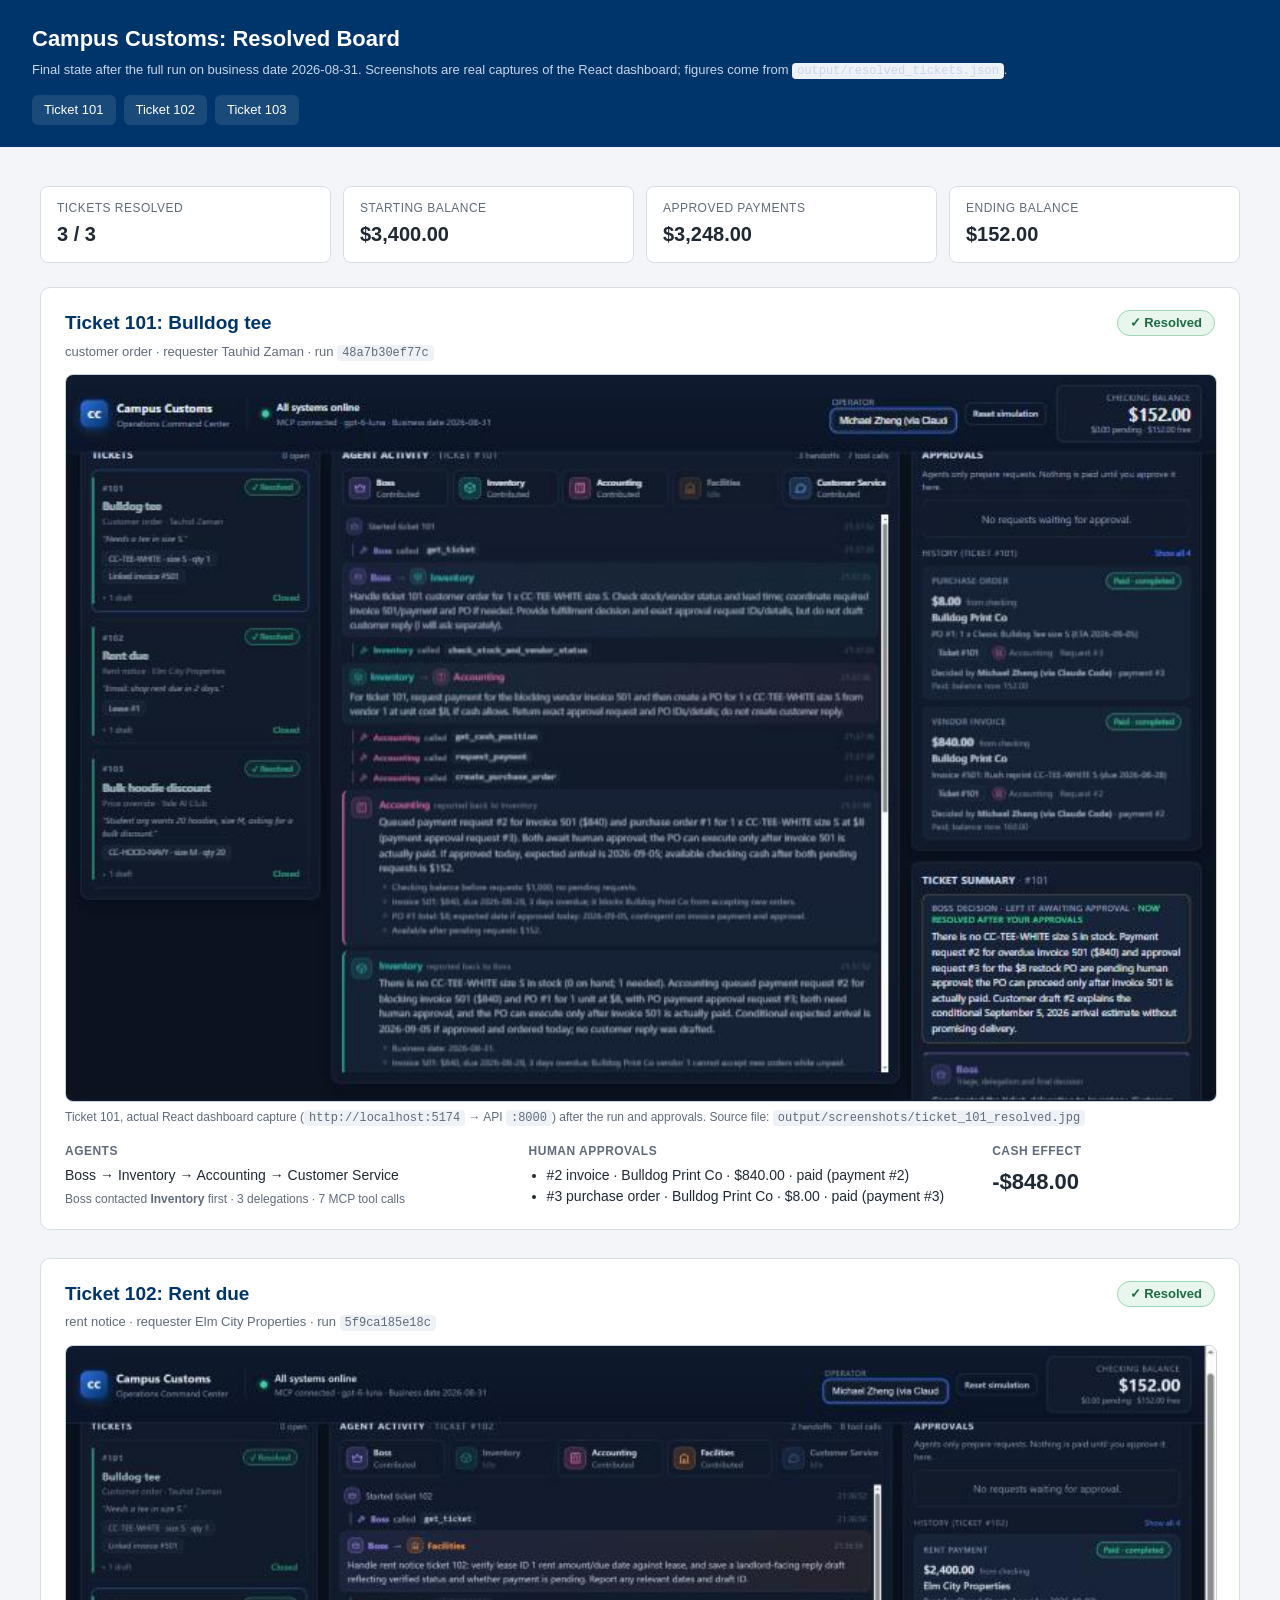
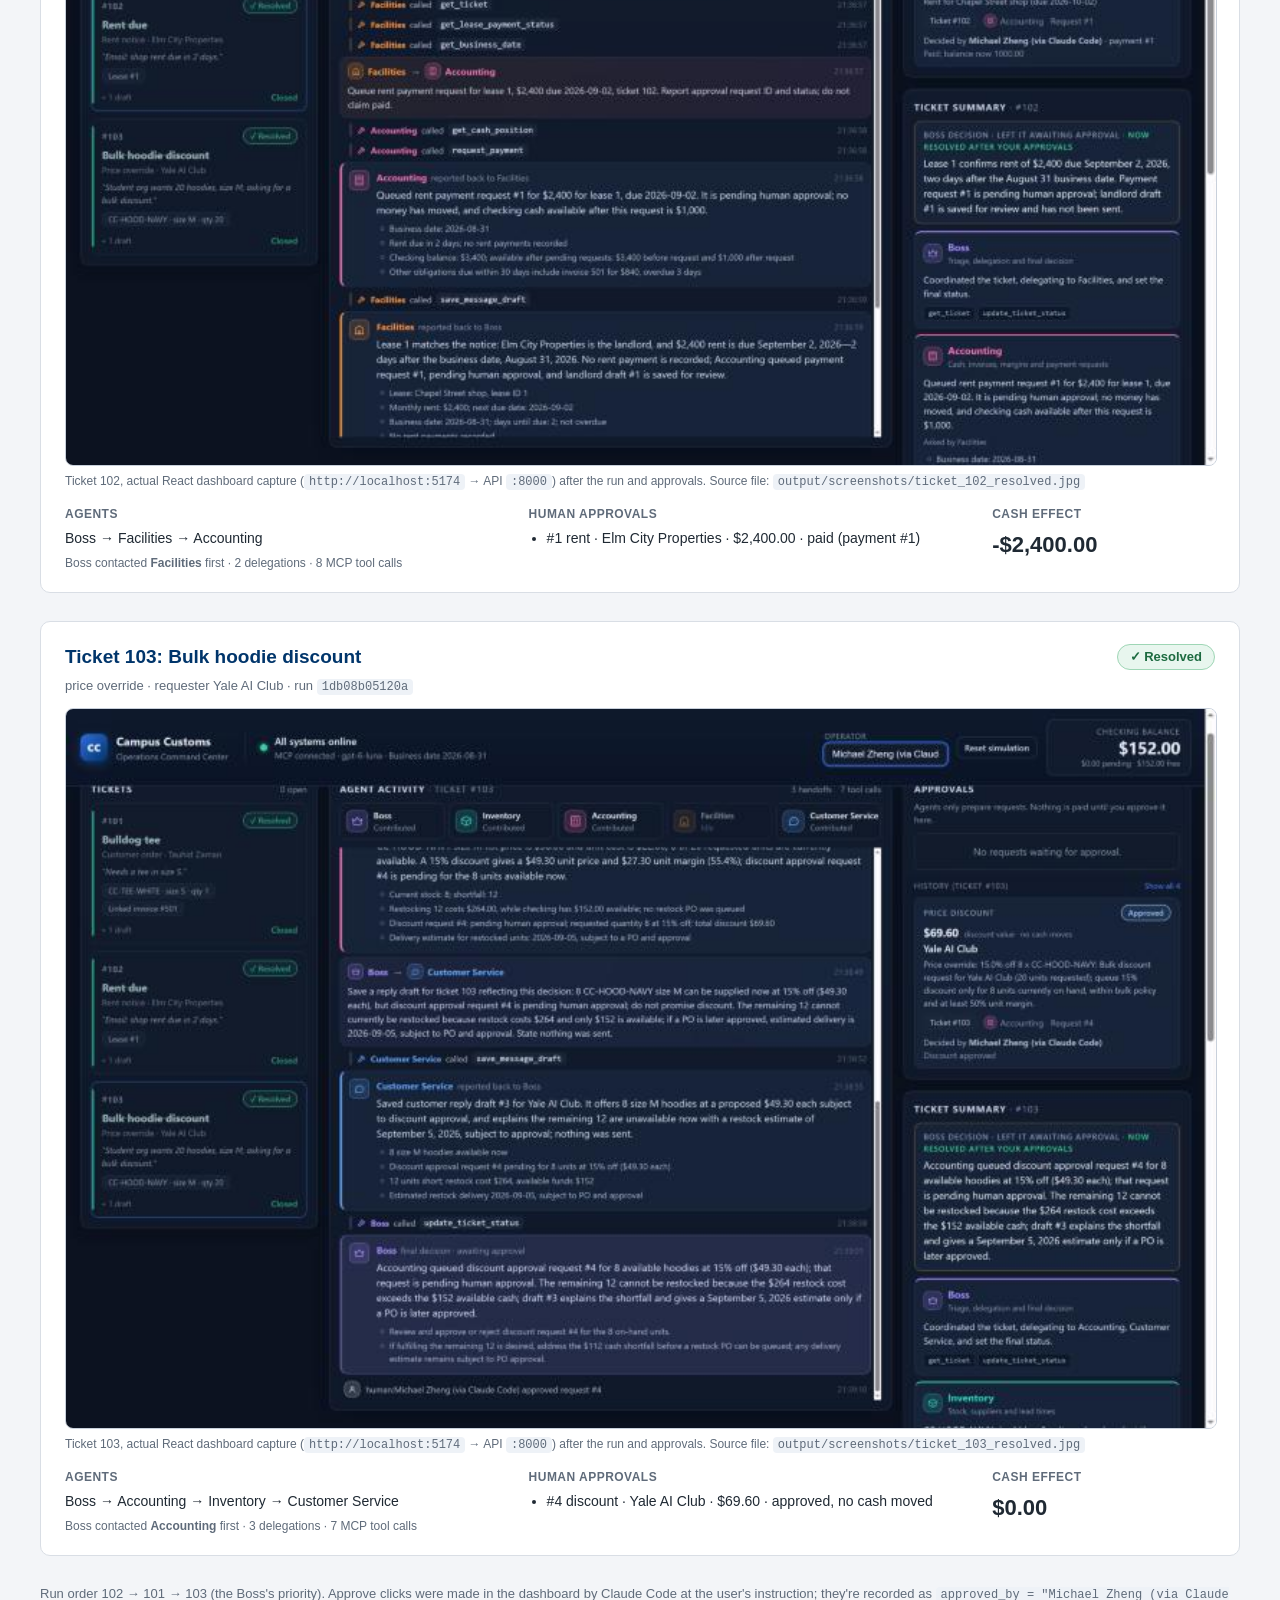
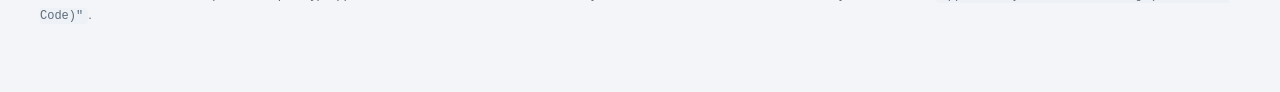
<file: output/resolved_board.html>
<!DOCTYPE html>
<html lang="en">
<head>
<meta charset="utf-8">
<meta name="viewport" content="width=device-width, initial-scale=1">
<title>Campus Customs: Resolved Board</title>
<style>
  body { margin: 0; font: 15px/1.55 -apple-system, "Segoe UI", Roboto, Helvetica, Arial, sans-serif; color: #1f2933; background: #f3f5f8; }
  .top { background: #00356b; color: #fff; padding: 22px 32px; }
  .top h1 { margin: 0; font-size: 22px; }
  .top p { margin: 4px 0 0; color: #c9d6e8; font-size: 13px; }
  nav { display: flex; gap: 8px; margin-top: 14px; flex-wrap: wrap; }
  nav a { color: #fff; text-decoration: none; background: rgba(255,255,255,.1); padding: 5px 12px; border-radius: 6px; font-size: 13px; }
  main { max-width: 1200px; margin: 0 auto; padding: 24px 32px 60px; }
  .summary { display: grid; grid-template-columns: repeat(4, 1fr); gap: 12px; margin-bottom: 24px; }
  .summary div { background: #fff; border: 1px solid #d9dee5; border-radius: 8px; padding: 12px 16px; }
  .summary dt { font-size: 12px; color: #5f6b7a; text-transform: uppercase; letter-spacing: .04em; }
  .summary dd { margin: 2px 0 0; font-size: 20px; font-weight: 700; }
  .ticket { background: #fff; border: 1px solid #d9dee5; border-radius: 10px; padding: 20px 24px; margin-bottom: 28px; }
  .ticket header { display: flex; align-items: center; justify-content: space-between; gap: 12px; }
  .ticket h2 { margin: 0; color: #00356b; font-size: 19px; }
  .pill { background: #e8f6ee; color: #1d6b40; border: 1px solid #9ed6b5; border-radius: 999px; padding: 2px 12px; font-weight: 600; font-size: 13px; }
  .meta { color: #5f6b7a; font-size: 13px; margin: 4px 0 12px; }
  figure { margin: 0; }
  img { width: 100%; border-radius: 8px; border: 1px solid #c8d0db; display: block; }
  figcaption { font-size: 12px; color: #5f6b7a; margin-top: 6px; }
  .facts { display: grid; grid-template-columns: 2fr 2fr 1fr; gap: 18px; margin-top: 14px; }
  .facts h3 { font-size: 12px; text-transform: uppercase; letter-spacing: .04em; color: #5f6b7a; margin: 0 0 4px; }
  .facts p, .facts ul { margin: 0; font-size: 14px; }
  .facts ul { padding-left: 18px; }
  .small { font-size: 12px !important; color: #5f6b7a; margin-top: 4px !important; }
  .big { font-size: 22px !important; font-weight: 700; }
  code { font-size: 12px; background: #eef2f7; padding: 1px 5px; border-radius: 4px; }
  @media (max-width: 800px) { .summary, .facts { grid-template-columns: 1fr 1fr; } }
</style>
</head>
<body>
<div class="top">
  <h1>Campus Customs: Resolved Board</h1>
  <p>Final state after the full run on business date 2026-08-31. Screenshots are real captures of the React dashboard; figures come from <code>output/resolved_tickets.json</code>.</p>
  <nav><a href="#ticket-101">Ticket 101</a><a href="#ticket-102">Ticket 102</a><a href="#ticket-103">Ticket 103</a></nav>
</div>
<main>
  <dl class="summary">
    <div><dt>Tickets resolved</dt><dd>3 / 3</dd></div>
    <div><dt>Starting balance</dt><dd>$3,400.00</dd></div>
    <div><dt>Approved payments</dt><dd>$3,248.00</dd></div>
    <div><dt>Ending balance</dt><dd>$152.00</dd></div>
  </dl>
  
  <section class="ticket" id="ticket-101">
    <header>
      <h2>Ticket 101: Bulldog tee</h2>
      <span class="pill">✓ Resolved</span>
    </header>
    <p class="meta">customer order · requester Tauhid Zaman · run <code>48a7b30ef77c</code></p>
    <figure>
      <img src="[data-uri]" alt="Campus Customs dashboard with ticket 101 selected after resolution">
      <figcaption>Ticket 101, actual React dashboard capture (<code>http://localhost:5174</code> → API <code>:8000</code>) after the run and approvals. Source file: <code>output/screenshots/ticket_101_resolved.jpg</code></figcaption>
    </figure>
    <div class="facts">
      <div><h3>Agents</h3><p>Boss → Inventory → Accounting → Customer Service</p>
        <p class="small">Boss contacted <strong>Inventory</strong> first · 3 delegations · 7 MCP tool calls</p></div>
      <div><h3>Human approvals</h3><ul><li>#2 invoice · Bulldog Print Co · $840.00 · paid (payment #2)</li><li>#3 purchase order · Bulldog Print Co · $8.00 · paid (payment #3)</li></ul></div>
      <div><h3>Cash effect</h3><p class="big">-$848.00</p></div>
    </div>
  </section>
  <section class="ticket" id="ticket-102">
    <header>
      <h2>Ticket 102: Rent due</h2>
      <span class="pill">✓ Resolved</span>
    </header>
    <p class="meta">rent notice · requester Elm City Properties · run <code>5f9ca185e18c</code></p>
    <figure>
      <img src="[data-uri]" alt="Campus Customs dashboard with ticket 102 selected after resolution">
      <figcaption>Ticket 102, actual React dashboard capture (<code>http://localhost:5174</code> → API <code>:8000</code>) after the run and approvals. Source file: <code>output/screenshots/ticket_102_resolved.jpg</code></figcaption>
    </figure>
    <div class="facts">
      <div><h3>Agents</h3><p>Boss → Facilities → Accounting</p>
        <p class="small">Boss contacted <strong>Facilities</strong> first · 2 delegations · 8 MCP tool calls</p></div>
      <div><h3>Human approvals</h3><ul><li>#1 rent · Elm City Properties · $2,400.00 · paid (payment #1)</li></ul></div>
      <div><h3>Cash effect</h3><p class="big">-$2,400.00</p></div>
    </div>
  </section>
  <section class="ticket" id="ticket-103">
    <header>
      <h2>Ticket 103: Bulk hoodie discount</h2>
      <span class="pill">✓ Resolved</span>
    </header>
    <p class="meta">price override · requester Yale AI Club · run <code>1db08b05120a</code></p>
    <figure>
      <img src="[data-uri]" alt="Campus Customs dashboard with ticket 103 selected after resolution">
      <figcaption>Ticket 103, actual React dashboard capture (<code>http://localhost:5174</code> → API <code>:8000</code>) after the run and approvals. Source file: <code>output/screenshots/ticket_103_resolved.jpg</code></figcaption>
    </figure>
    <div class="facts">
      <div><h3>Agents</h3><p>Boss → Accounting → Inventory → Customer Service</p>
        <p class="small">Boss contacted <strong>Accounting</strong> first · 3 delegations · 7 MCP tool calls</p></div>
      <div><h3>Human approvals</h3><ul><li>#4 discount · Yale AI Club · $69.60 · approved, no cash moved</li></ul></div>
      <div><h3>Cash effect</h3><p class="big">$0.00</p></div>
    </div>
  </section>
  <p class="meta">Run order 102 → 101 → 103 (the Boss's priority). Approve clicks were made in the dashboard by Claude Code at the user's instruction; they're recorded as <code>approved_by = "Michael Zheng (via Claude Code)"</code>.</p>
</main>
</body>
</html>
</file>
